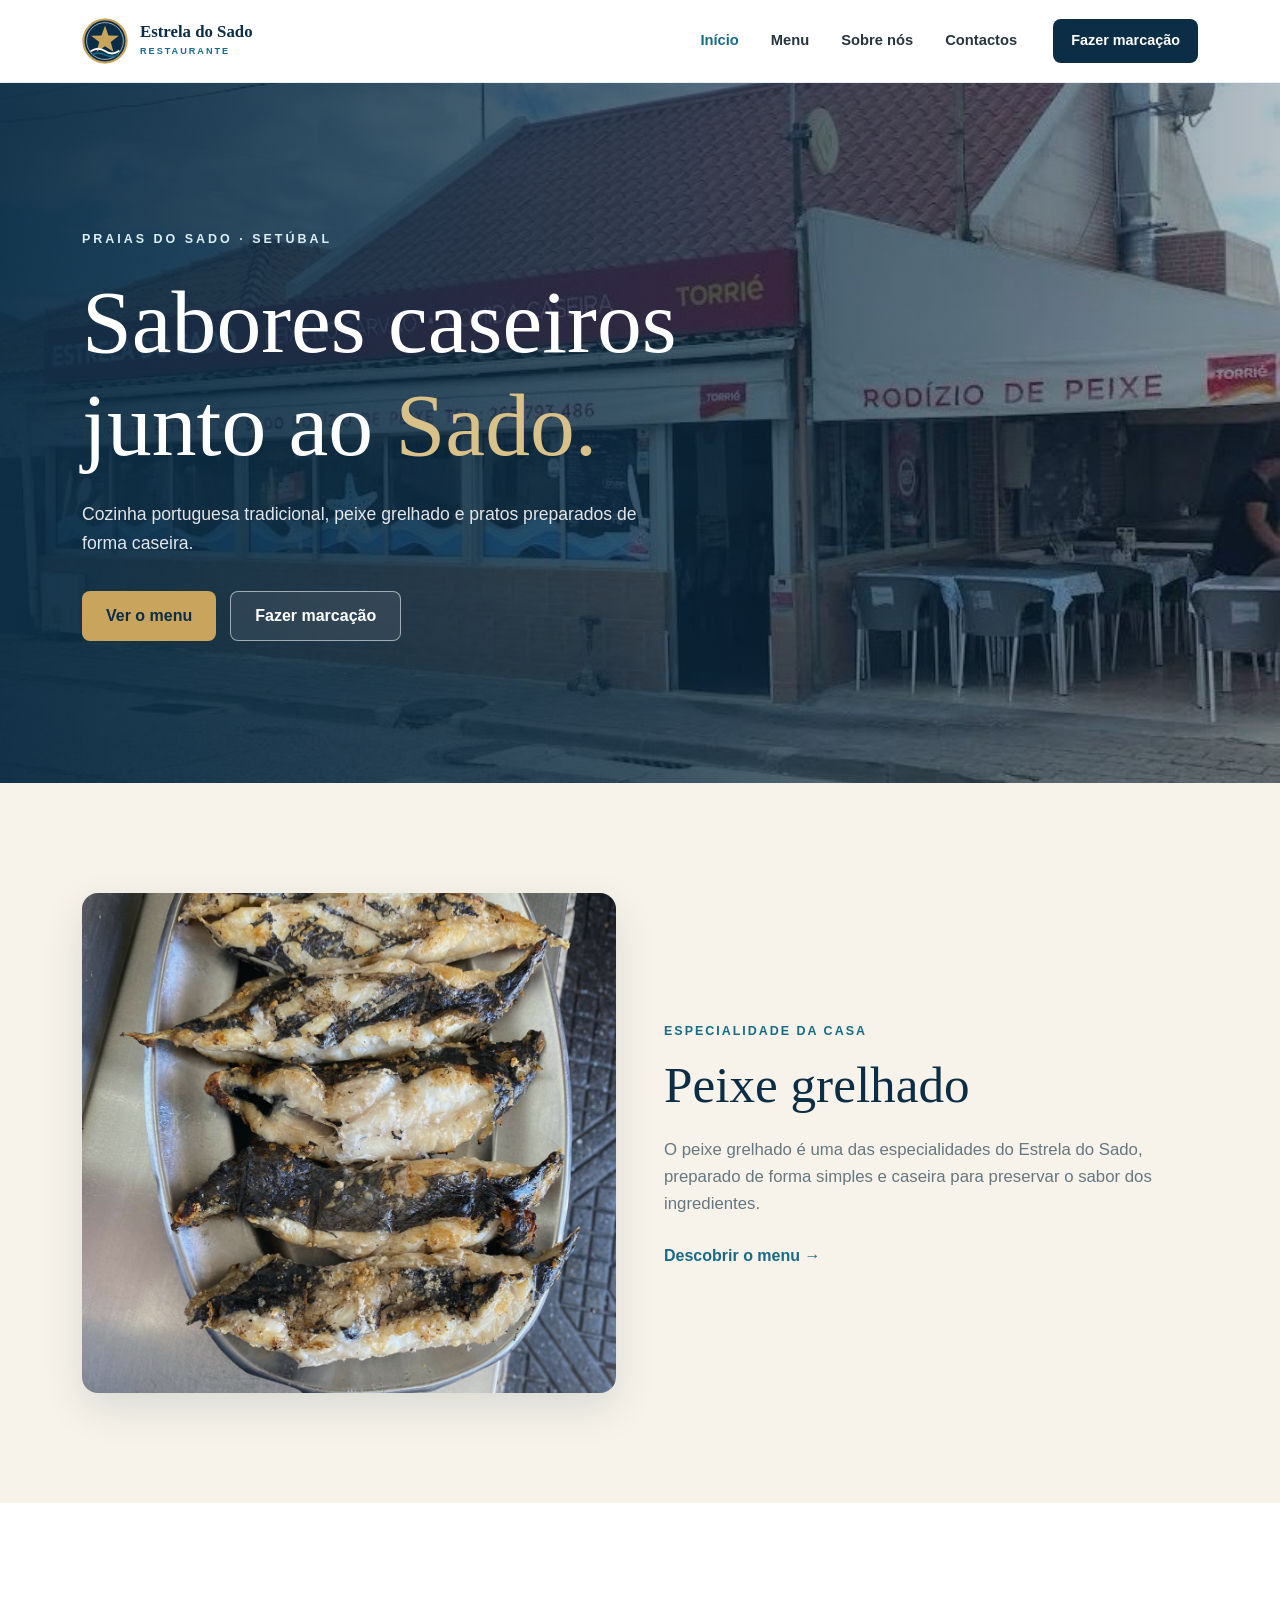
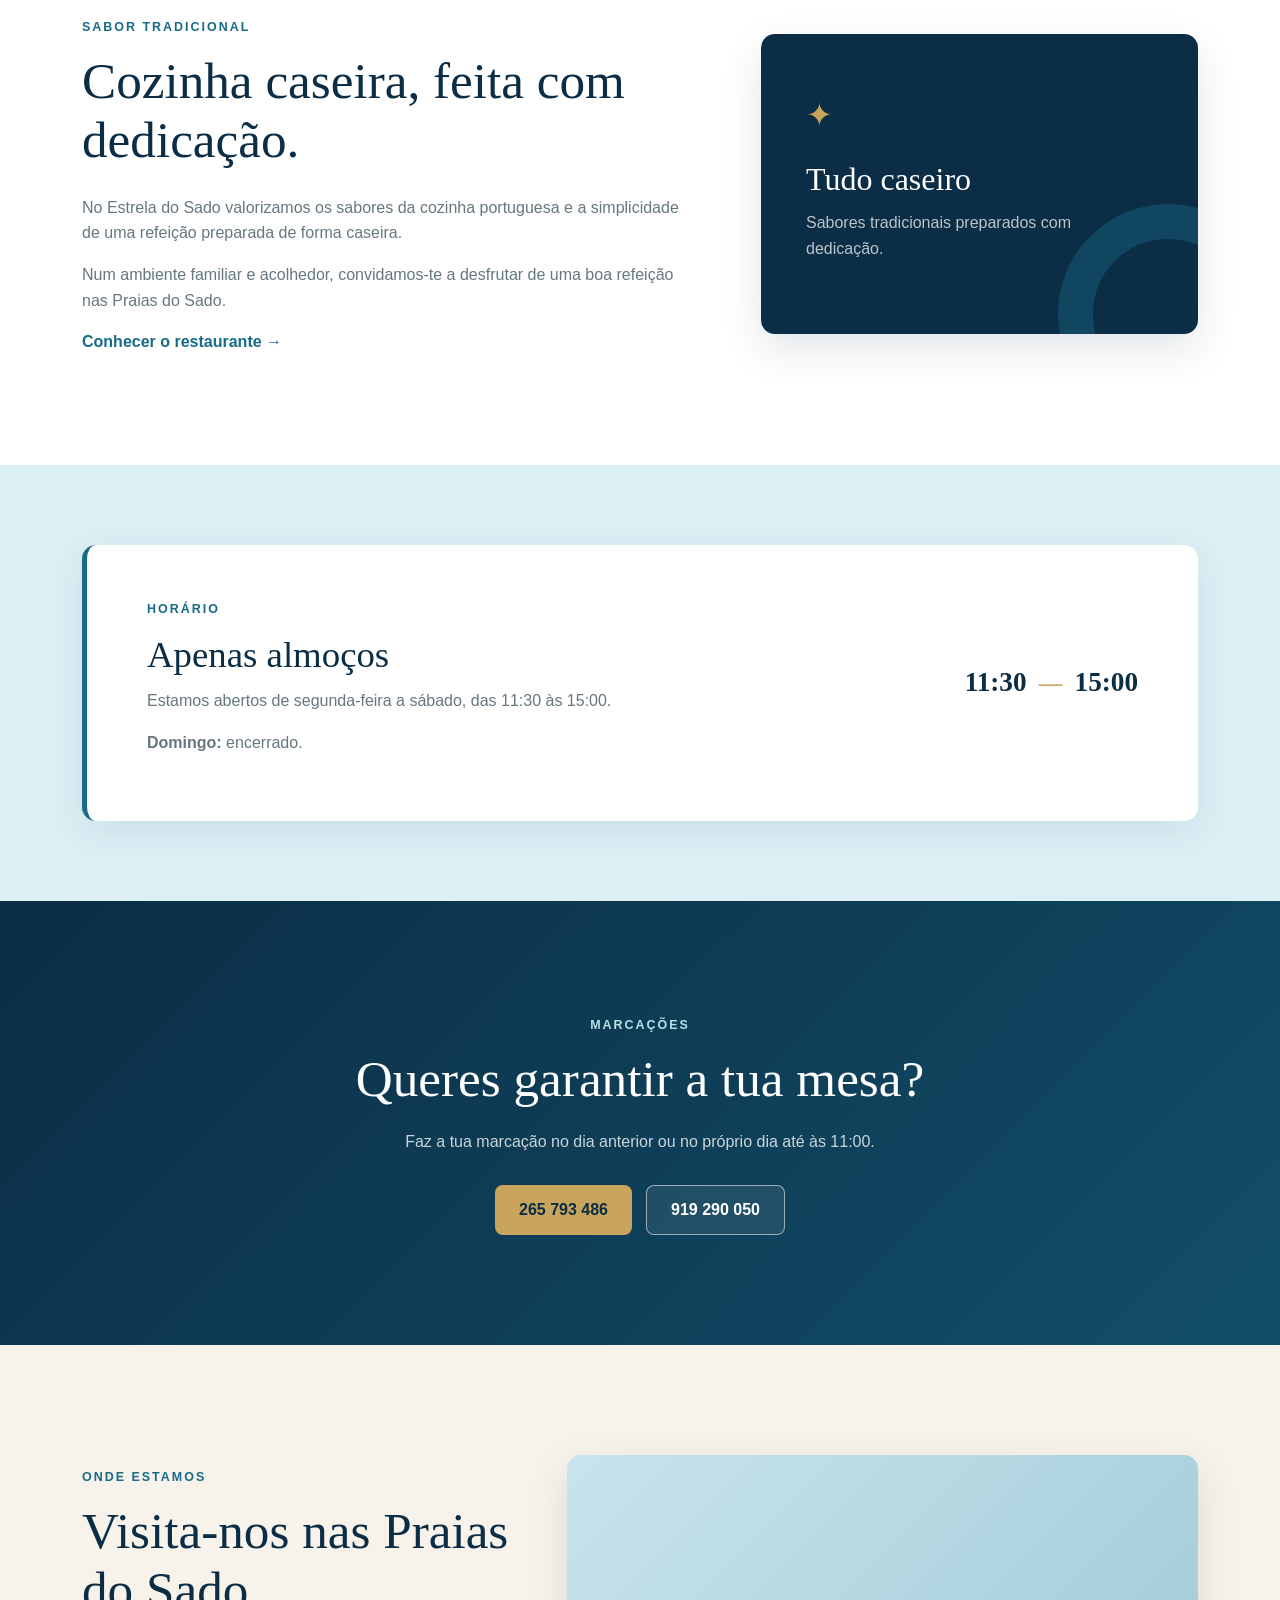
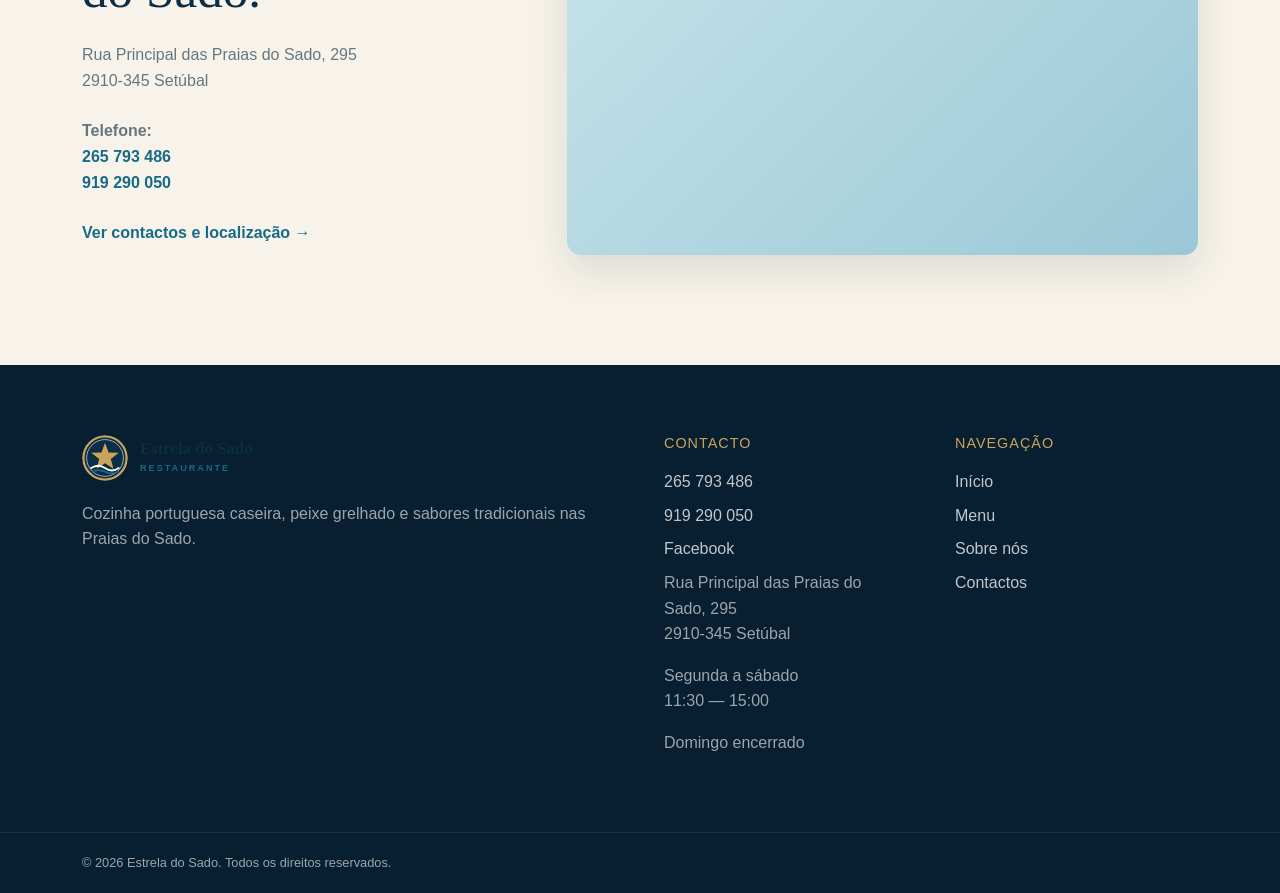
<file: index.html>
<!DOCTYPE html>
<html lang="pt-PT">

<head>

    <meta charset="UTF-8">

    <meta name="viewport" content="width=device-width, initial-scale=1.0">

    <title>Estrela do Sado | Restaurante em Setúbal</title>

    <meta name="description"
        content="Estrela do Sado — restaurante nas Praias do Sado, Setúbal, com cozinha portuguesa caseira e peixe grelhado como especialidade da casa.">

    <!-- Bootstrap 5.3 -->
    <link
        href="https://cdn.jsdelivr.net/npm/bootstrap@5.3.8/dist/css/bootstrap.min.css"
        rel="stylesheet">

    <!-- CSS próprio -->
    <link rel="stylesheet" href="css/style.css">

    <!-- Ícone do separador -->
    <link rel="icon" type="image/svg+xml" href="images/logo-symbol.svg">

</head>

<body>


<!-- =========================================
     HEADER / NAVBAR
========================================= -->

<header class="site-header">

    <nav class="navbar navbar-expand-lg">

        <div class="container">

            <!-- LOGO -->

            <a class="navbar-brand restaurant-logo"
               href="index.html">

                <span class="logo-icon" aria-hidden="true">
                    <img src="images/logo-symbol.svg" alt="">
                </span>

                <span class="logo-text">

                    <strong>
                        Estrela do Sado
                    </strong>

                    <small>
                        RESTAURANTE
                    </small>

                </span>

            </a>


            <!-- BOTÃO MOBILE -->

            <button class="navbar-toggler"
                    type="button"
                    data-bs-toggle="collapse"
                    data-bs-target="#mainNavbar"
                    aria-controls="mainNavbar"
                    aria-expanded="false"
                    aria-label="Abrir menu">

                <span class="navbar-toggler-icon"></span>

            </button>


            <!-- MENU -->

            <div class="collapse navbar-collapse"
                 id="mainNavbar">

                <ul class="navbar-nav ms-auto align-items-lg-center gap-lg-2">

                    <li class="nav-item">

                        <a class="nav-link active"
                           aria-current="page"
                           href="index.html">

                            Início

                        </a>

                    </li>


                    <li class="nav-item">

                        <a class="nav-link"
                           href="menu.html">

                            Menu

                        </a>

                    </li>


                    <li class="nav-item">

                        <a class="nav-link"
                           href="sobre.html">

                            Sobre nós

                        </a>

                    </li>


                    <li class="nav-item">

                        <a class="nav-link"
                           href="contacto.html">

                            Contactos

                        </a>

                    </li>


                    <li class="nav-item ms-lg-3 mt-3 mt-lg-0">

                        <a class="nav-reservation"
                           href="contacto.html#marcacao">

                            Fazer marcação

                        </a>

                    </li>

                </ul>

            </div>

        </div>

    </nav>

</header>


<!-- =========================================
     CONTEÚDO
========================================= -->

<main>


    <!-- HERO -->

    <section class="hero">

        <div class="hero-overlay"></div>

        <div class="container">

            <div class="hero-content">

                <span class="hero-label">
                    PRAIAS DO SADO · SETÚBAL
                </span>

                <h1>
                    Sabores caseiros
                    junto ao <span>Sado.</span>
                </h1>

                <p>
                    Cozinha portuguesa tradicional,
                    peixe grelhado e pratos preparados
                    de forma caseira.
                </p>


                <div class="hero-buttons">

                    <a href="menu.html"
                       class="button button-primary">

                        Ver o menu

                    </a>


                    <a href="contacto.html"
                       class="button button-secondary">

                        Fazer marcação

                    </a>

                </div>

            </div>

        </div>

    </section>



    <!-- ESPECIALIDADE -->

    <section class="specialty">

        <div class="container">

            <div class="row align-items-center g-5">


                <div class="col-lg-6">

                    <div class="photo-frame photo-frame--peixe" role="img" aria-label="Peixe grelhado do Estrela do Sado"></div>

                </div>


                <div class="col-lg-6">

                    <span class="section-label">
                        ESPECIALIDADE DA CASA
                    </span>

                    <h2>
                        Peixe grelhado
                    </h2>

                    <p>
                        O peixe grelhado é uma das
                        especialidades do Estrela do Sado,
                        preparado de forma simples e caseira
                        para preservar o sabor dos ingredientes.
                    </p>

                    <a href="menu.html"
                       class="text-link">

                        Descobrir o menu →

                    </a>

                </div>

            </div>

        </div>

    </section>



    <!-- COZINHA CASEIRA -->

    <section class="about-preview">

        <div class="container">

            <div class="row align-items-center g-5">


                <div class="col-lg-7">

                    <span class="section-label">
                        SABOR TRADICIONAL
                    </span>

                    <h2>
                        Cozinha caseira,
                        feita com dedicação.
                    </h2>

                    <p>
                        No Estrela do Sado valorizamos
                        os sabores da cozinha portuguesa
                        e a simplicidade de uma refeição
                        preparada de forma caseira.
                    </p>

                    <p>
                        Num ambiente familiar e acolhedor,
                        convidamos-te a desfrutar de uma
                        boa refeição nas Praias do Sado.
                    </p>

                    <a href="sobre.html"
                       class="text-link">

                        Conhecer o restaurante →

                    </a>

                </div>


                <div class="col-lg-5">

                    <div class="about-card">

                        <span class="about-card-icon">
                            ✦
                        </span>

                        <h3>
                            Tudo caseiro
                        </h3>

                        <p>
                            Sabores tradicionais preparados
                            com dedicação.
                        </p>

                    </div>

                </div>

            </div>

        </div>

    </section>



    <!-- HORÁRIO -->

    <section class="schedule">

        <div class="container">

            <div class="schedule-box">

                <div>
                    <span class="section-label">HORÁRIO</span>
                    <h2>Apenas almoços</h2>
                    <p>
                        Estamos abertos de segunda-feira a sábado,
                        das 11:30 às 15:00.
                    </p>
                    <p><strong>Domingo:</strong> encerrado.</p>
                </div>

                <div class="schedule-time">
                    <strong>11:30</strong>
                    <span>—</span>
                    <strong>15:00</strong>
                </div>

            </div>

        </div>

    </section>



    <!-- MARCAÇÃO -->

    <section class="reservation">

        <div class="container text-center">

            <span class="section-label">MARCAÇÕES</span>
            <h2>Queres garantir a tua mesa?</h2>

            <p>
                Faz a tua marcação no dia anterior
                ou no próprio dia até às 11:00.
            </p>

            <div class="hero-buttons justify-content-center contact-actions">
                <a href="tel:+351265793486" class="button button-primary">265 793 486</a>
                <a href="tel:+351919290050" class="button button-secondary">919 290 050</a>
            </div>

        </div>

    </section>



    <!-- LOCALIZAÇÃO -->

    <section class="location">

        <div class="container">

            <div class="row align-items-center g-5">


                <div class="col-lg-5">

                    <span class="section-label">
                        ONDE ESTAMOS
                    </span>

                    <h2>
                        Visita-nos nas
                        Praias do Sado.
                    </h2>

                    <p>
                        Rua Principal das Praias do Sado, 295<br>
                        2910-345 Setúbal
                    </p>

                    <p>
                        <strong>Telefone:</strong><br>

                        <a href="tel:+351265793486">265 793 486</a><br>
                        <a href="tel:+351919290050">919 290 050</a>
                    </p>


                    <a href="contacto.html"
                       class="text-link">

                        Ver contactos e localização →

                    </a>

                </div>


                <div class="col-lg-7">

                    <div class="location-placeholder">

                        <iframe
                            src="https://www.google.com/maps?q=Rua+Principal+das+Praias+do+Sado+295,+Setubal&output=embed"
                            width="100%"
                            height="350"
                            style="border:0;"
                            allowfullscreen=""
                            loading="lazy"
                            referrerpolicy="no-referrer-when-downgrade"
                            title="Localização do Estrela do Sado">
                        </iframe>

                    </div>

                </div>

            </div>

        </div>

    </section>


</main>



<!-- =========================================
     FOOTER
========================================= -->

<footer class="footer">

    <div class="container">

        <div class="row g-5">

            <div class="col-lg-6">

                <a href="index.html" class="restaurant-logo footer-logo">

                    <span class="logo-icon" aria-hidden="true">
                        <img src="images/logo-symbol.svg" alt="">
                    </span>

                    <span class="logo-text">
                        <strong>Estrela do Sado</strong>
                        <small>RESTAURANTE</small>
                    </span>

                </a>

                <p>
                    Cozinha portuguesa caseira,
                    peixe grelhado e sabores tradicionais
                    nas Praias do Sado.
                </p>

            </div>

            <div class="col-md-3">

                <h3>Contacto</h3>

                <a href="tel:+351265793486">265 793 486</a>
                <a href="tel:+351919290050">919 290 050</a>

                <a href="https://www.facebook.com/estreladosado/"
                   target="_blank"
                   rel="noopener noreferrer">
                    Facebook
                </a>

                <p>
                    Rua Principal das Praias do Sado, 295<br>
                    2910-345 Setúbal
                </p>

                <p>
                    Segunda a sábado<br>
                    11:30 — 15:00
                </p>

                <p>Domingo encerrado</p>

            </div>

            <div class="col-md-3">

                <h3>Navegação</h3>

                <a href="index.html">Início</a>
                <a href="menu.html">Menu</a>
                <a href="sobre.html">Sobre nós</a>
                <a href="contacto.html">Contactos</a>

            </div>

        </div>

    </div>

    <div class="footer-bottom">
        <div class="container">
            <p>© 2026 Estrela do Sado. Todos os direitos reservados.</p>
        </div>
    </div>

</footer>



<!-- Bootstrap JavaScript -->

<script src="https://cdn.jsdelivr.net/npm/bootstrap@5.3.8/dist/js/bootstrap.bundle.min.js"></script>

<!-- JavaScript próprio -->

<script src="js/script.js"></script>

</body>

</html>
</file>
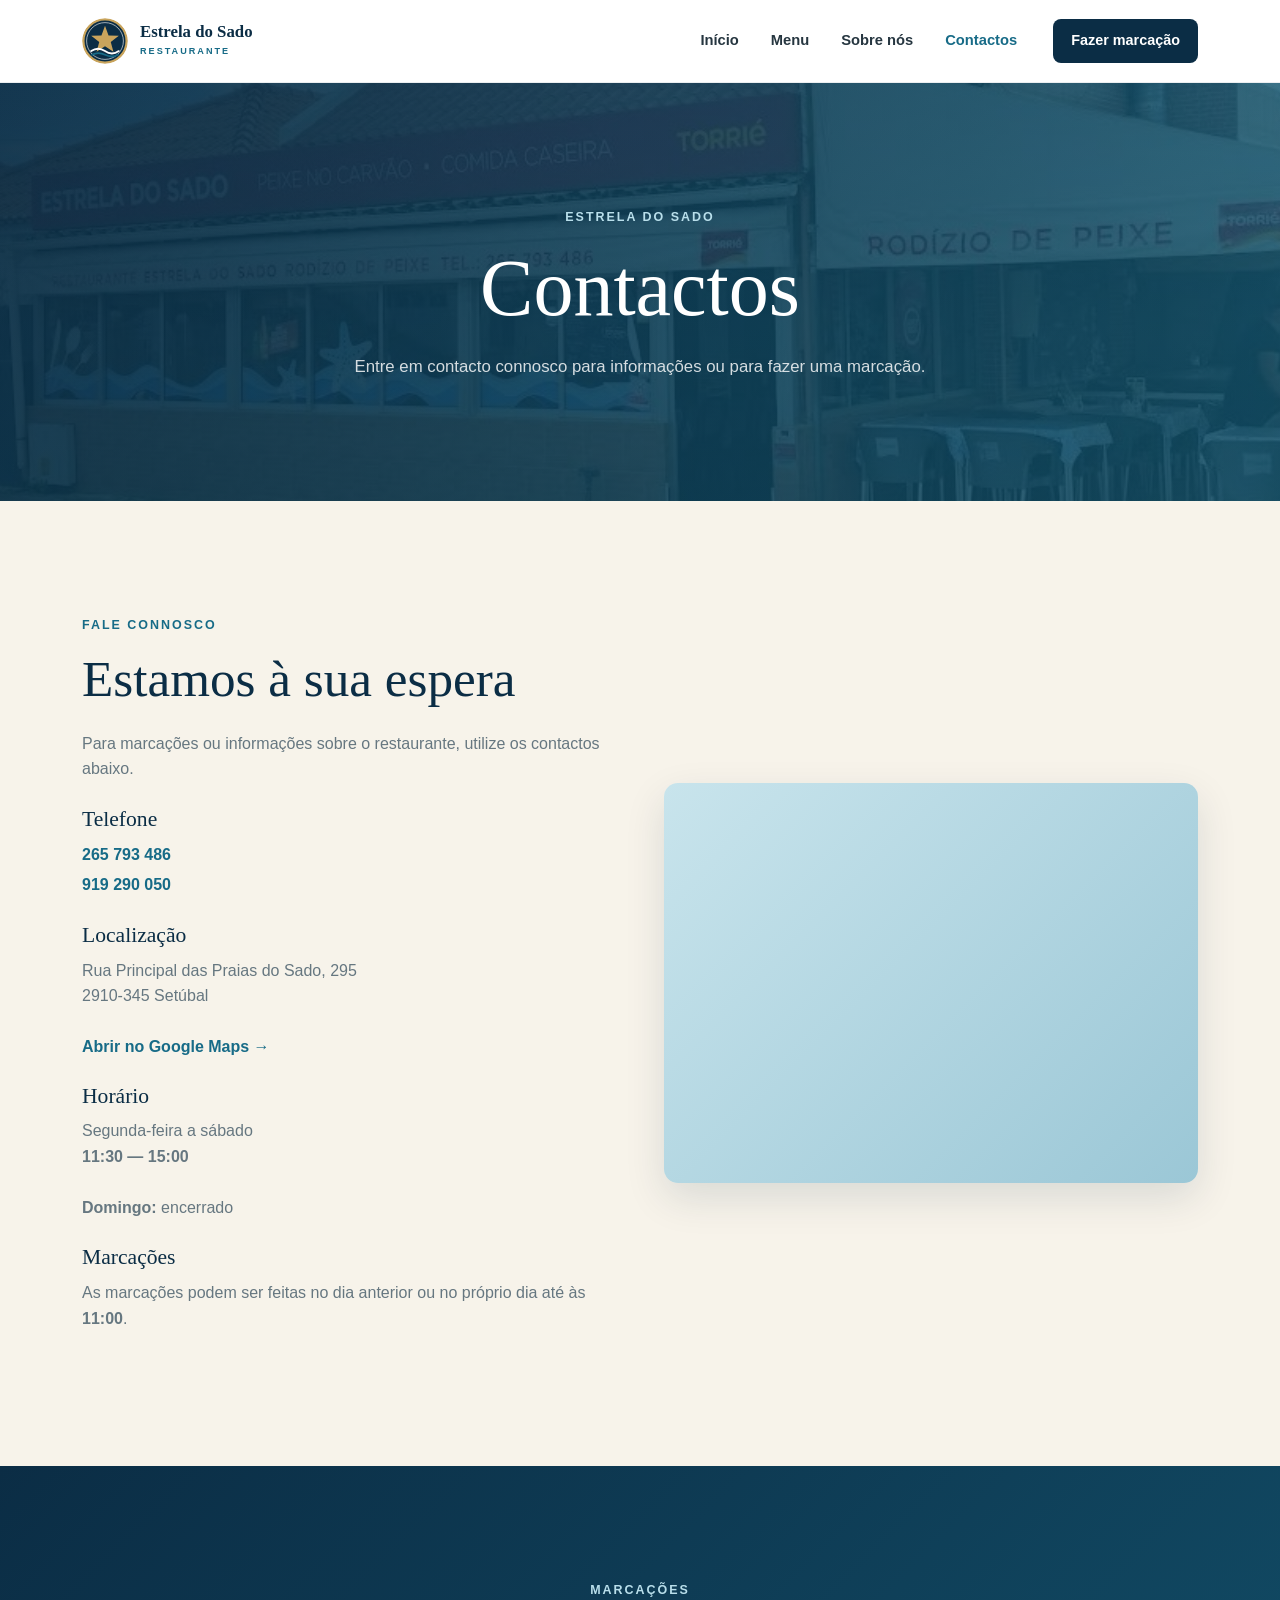
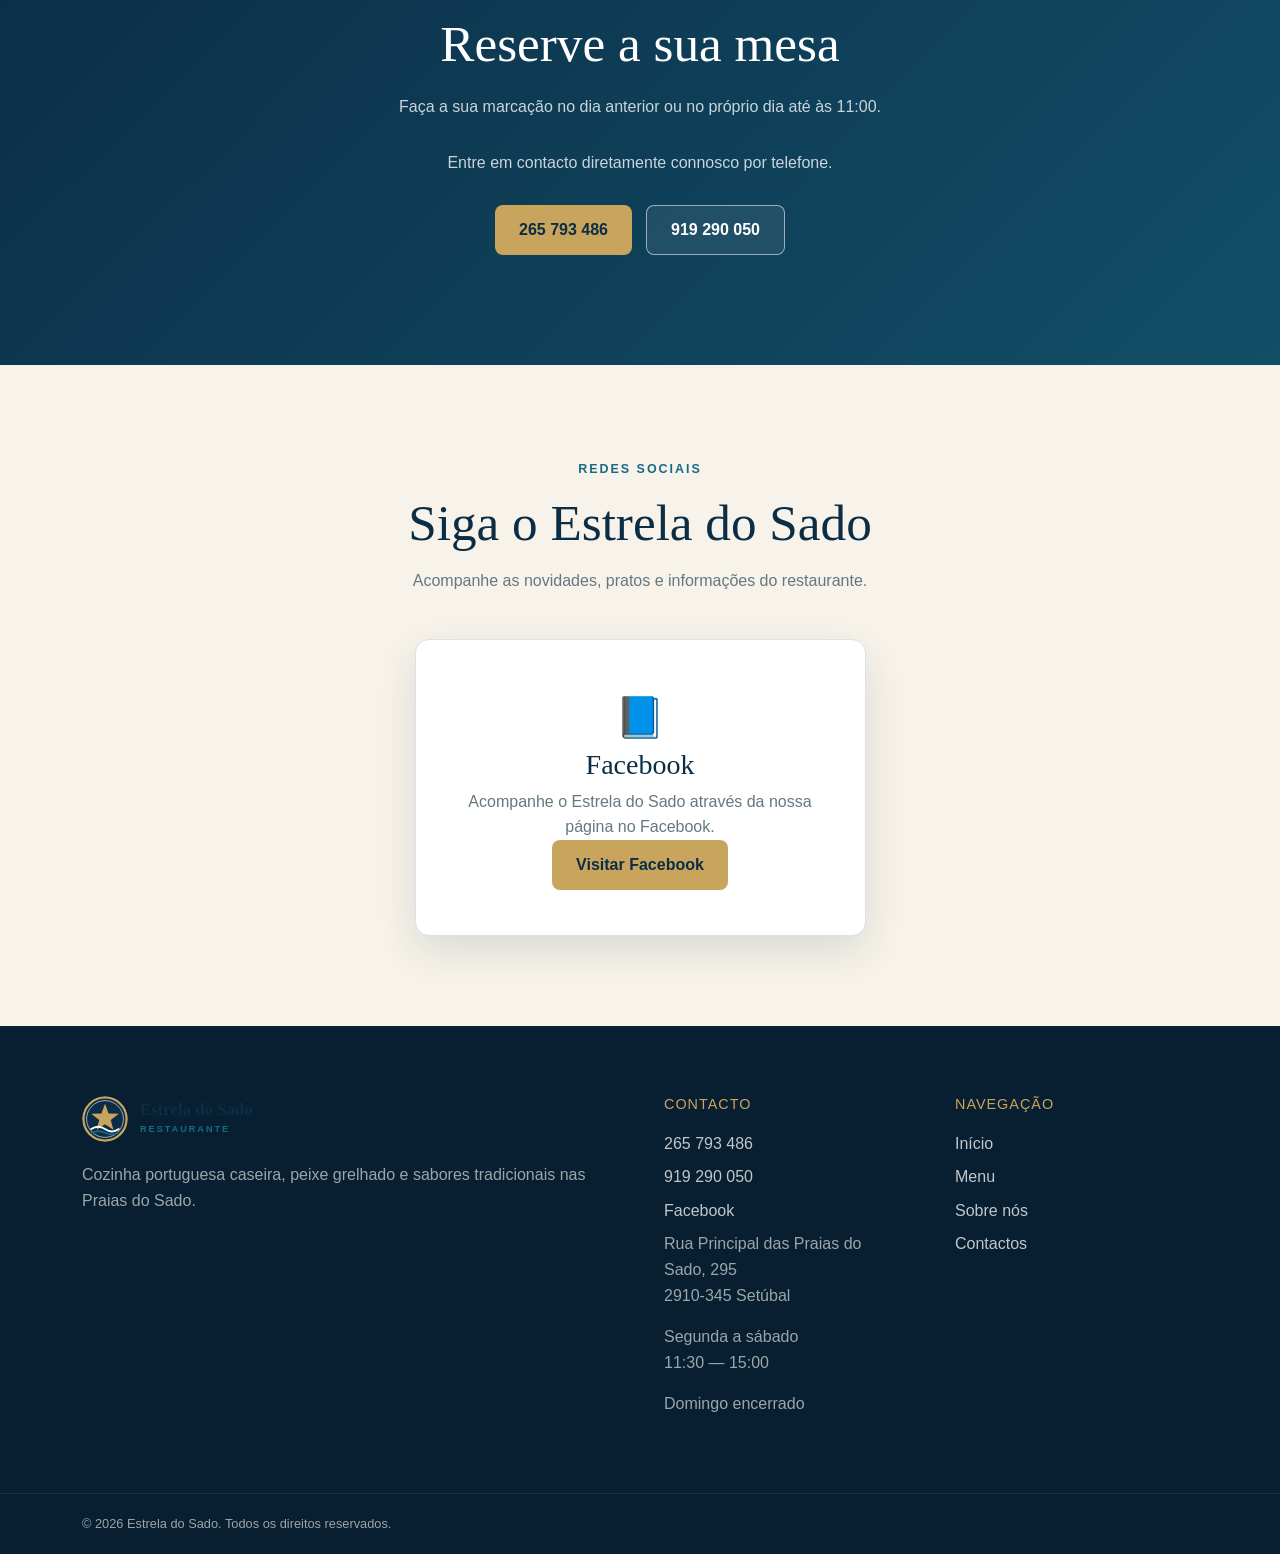
<file: contacto.html>
<!DOCTYPE html>
<html lang="pt-PT">

<head>

    <meta charset="UTF-8">

    <meta name="viewport" content="width=device-width, initial-scale=1.0">

    <title>Contactos | Estrela do Sado</title>

    <meta name="description"
        content="Contactos, horário e localização do Estrela do Sado, restaurante nas Praias do Sado, Setúbal.">

    <!-- Bootstrap -->
    <link
        href="https://cdn.jsdelivr.net/npm/bootstrap@5.3.8/dist/css/bootstrap.min.css"
        rel="stylesheet">

    <!-- CSS -->
    <link rel="stylesheet" href="css/style.css">

    <!-- Ícone do separador -->
    <link rel="icon" type="image/svg+xml" href="images/logo-symbol.svg">

</head>

<body>


<!-- =========================================
     NAVBAR
========================================= -->

<header class="site-header">

    <nav class="navbar navbar-expand-lg">

        <div class="container">

            <a class="navbar-brand restaurant-logo"
               href="index.html">

                <span class="logo-icon" aria-hidden="true">
                    <img src="images/logo-symbol.svg" alt="">
                </span>

                <span class="logo-text">

                    <strong>
                        Estrela do Sado
                    </strong>

                    <small>
                        RESTAURANTE
                    </small>

                </span>

            </a>


            <!-- BOTÃO MOBILE -->

            <button class="navbar-toggler"
                    type="button"
                    data-bs-toggle="collapse"
                    data-bs-target="#mainNavbar"
                    aria-controls="mainNavbar"
                    aria-expanded="false"
                    aria-label="Abrir menu">

                <span class="navbar-toggler-icon"></span>

            </button>


            <!-- MENU -->

            <div class="collapse navbar-collapse"
                 id="mainNavbar">

                <ul class="navbar-nav ms-auto align-items-lg-center gap-lg-2">

                    <li class="nav-item">

                        <a class="nav-link"
                           href="index.html">

                            Início

                        </a>

                    </li>


                    <li class="nav-item">

                        <a class="nav-link"
                           href="menu.html">

                            Menu

                        </a>

                    </li>


                    <li class="nav-item">

                        <a class="nav-link"
                           href="sobre.html">

                            Sobre nós

                        </a>

                    </li>


                    <li class="nav-item">

                        <a class="nav-link active"
                           aria-current="page"
                           href="contacto.html">

                            Contactos

                        </a>

                    </li>


                    <li class="nav-item ms-lg-3 mt-3 mt-lg-0">

                        <a class="nav-reservation"
                           href="#marcacao">

                            Fazer marcação

                        </a>

                    </li>

                </ul>

            </div>

        </div>

    </nav>

</header>



<!-- =========================================
     CONTEÚDO
========================================= -->

<main>


<!-- =========================================
     HERO
========================================= -->

<section class="menu-hero menu-hero--contactos">

    <div class="container menu-hero-content">

        <span class="section-label">
            ESTRELA DO SADO
        </span>

        <h1>
            Contactos
        </h1>

        <p>
            Entre em contacto connosco para informações
            ou para fazer uma marcação.
        </p>

    </div>

</section>



<!-- =========================================
     CONTACTOS
========================================= -->

<section class="location">

    <div class="container">

        <div class="row g-5 align-items-center">


            <!-- INFORMAÇÕES -->

            <div class="col-lg-6">

                <span class="section-label">
                    FALE CONNOSCO
                </span>

                <h2>
                    Estamos à sua espera
                </h2>

                <p>
                    Para marcações ou informações sobre o restaurante,
                    utilize os contactos abaixo.
                </p>


                <div class="contact-details">

                    <div class="contact-detail-item mb-4">
                        <h3>Telefone</h3>
                        <p class="contact-phone-list">
                            <a href="tel:+351265793486">265 793 486</a>
                            <a href="tel:+351919290050">919 290 050</a>
                        </p>
                    </div>

                    <div class="contact-detail-item mb-4">
                        <h3>Localização</h3>
                        <p>
                            Rua Principal das Praias do Sado, 295<br>
                            2910-345 Setúbal
                        </p>

                        <a href="https://www.google.com/maps/search/?api=1&query=Rua+Principal+das+Praias+do+Sado+295+Setubal"
                           target="_blank"
                           rel="noopener noreferrer"
                           class="text-link">
                            Abrir no Google Maps →
                        </a>
                    </div>

                    <div class="contact-detail-item mb-4">
                        <h3>Horário</h3>
                        <p>
                            Segunda-feira a sábado<br>
                            <strong>11:30 — 15:00</strong>
                        </p>
                        <p><strong>Domingo:</strong> encerrado</p>
                    </div>

                    <div class="contact-detail-item">
                        <h3>Marcações</h3>
                        <p>
                            As marcações podem ser feitas no dia anterior
                            ou no próprio dia até às <strong>11:00</strong>.
                        </p>
                    </div>

                </div>

            </div>


            <!-- MAPA -->

            <div class="col-lg-6">

                <div class="location-placeholder">

                    <iframe
                        src="https://www.google.com/maps?q=Rua+Principal+das+Praias+do+Sado+295,+Setubal&output=embed"
                        width="100%"
                        height="400"
                        style="border:0;"
                        allowfullscreen=""
                        loading="lazy"
                        referrerpolicy="no-referrer-when-downgrade"
                        title="Localização do Estrela do Sado">

                    </iframe>

                </div>

            </div>


        </div>

    </div>

</section>



<!-- =========================================
     MARCAÇÃO
========================================= -->

<section class="reservation" id="marcacao">

    <div class="container text-center">

        <span class="section-label">MARCAÇÕES</span>

        <h2>Reserve a sua mesa</h2>

        <p>
            Faça a sua marcação no dia anterior
            ou no próprio dia até às 11:00.
        </p>

        <p>Entre em contacto diretamente connosco por telefone.</p>

        <div class="hero-buttons justify-content-center contact-actions">
            <a href="tel:+351265793486" class="button button-primary">265 793 486</a>
            <a href="tel:+351919290050" class="button button-secondary">919 290 050</a>
        </div>

    </div>

</section>



<!-- =========================================
     FACEBOOK
========================================= -->

<section class="menu-section menu-section-alt">

    <div class="container">

        <div class="menu-section-heading text-center mx-auto">

            <span class="section-label">
                REDES SOCIAIS
            </span>

            <h2>
                Siga o Estrela do Sado
            </h2>

            <p>
                Acompanhe as novidades, pratos
                e informações do restaurante.
            </p>

        </div>


        <div class="row justify-content-center">

            <div class="col-md-6 col-lg-5">

                <div class="menu-info-box h-100 text-center">

                    <div style="font-size: 2.5rem;">
                        📘
                    </div>

                    <h3>
                        Facebook
                    </h3>

                    <p>
                        Acompanhe o Estrela do Sado
                        através da nossa página no Facebook.
                    </p>

                    <a
                        href="https://www.facebook.com/estreladosado/"
                        target="_blank"
                        rel="noopener noreferrer"
                        class="button button-primary">

                        Visitar Facebook

                    </a>

                </div>

            </div>

        </div>

    </div>

</section>


</main>



<!-- =========================================
     FOOTER
========================================= -->

<footer class="footer">

    <div class="container">

        <div class="row g-5">

            <div class="col-lg-6">

                <a href="index.html" class="restaurant-logo footer-logo">

                    <span class="logo-icon" aria-hidden="true">
                        <img src="images/logo-symbol.svg" alt="">
                    </span>

                    <span class="logo-text">
                        <strong>Estrela do Sado</strong>
                        <small>RESTAURANTE</small>
                    </span>

                </a>

                <p>
                    Cozinha portuguesa caseira,
                    peixe grelhado e sabores tradicionais
                    nas Praias do Sado.
                </p>

            </div>

            <div class="col-md-3">

                <h3>Contacto</h3>

                <a href="tel:+351265793486">265 793 486</a>
                <a href="tel:+351919290050">919 290 050</a>

                <a href="https://www.facebook.com/estreladosado/"
                   target="_blank"
                   rel="noopener noreferrer">
                    Facebook
                </a>

                <p>
                    Rua Principal das Praias do Sado, 295<br>
                    2910-345 Setúbal
                </p>

                <p>
                    Segunda a sábado<br>
                    11:30 — 15:00
                </p>

                <p>Domingo encerrado</p>

            </div>

            <div class="col-md-3">

                <h3>Navegação</h3>

                <a href="index.html">Início</a>
                <a href="menu.html">Menu</a>
                <a href="sobre.html">Sobre nós</a>
                <a href="contacto.html">Contactos</a>

            </div>

        </div>

    </div>

    <div class="footer-bottom">
        <div class="container">
            <p>© 2026 Estrela do Sado. Todos os direitos reservados.</p>
        </div>
    </div>

</footer>



<!-- =========================================
     JAVASCRIPT
========================================= -->

<!-- Bootstrap -->

<script src="https://cdn.jsdelivr.net/npm/bootstrap@5.3.8/dist/js/bootstrap.bundle.min.js"></script>

<!-- JavaScript próprio -->

<script src="js/script.js"></script>


</body>

</html>
</file>
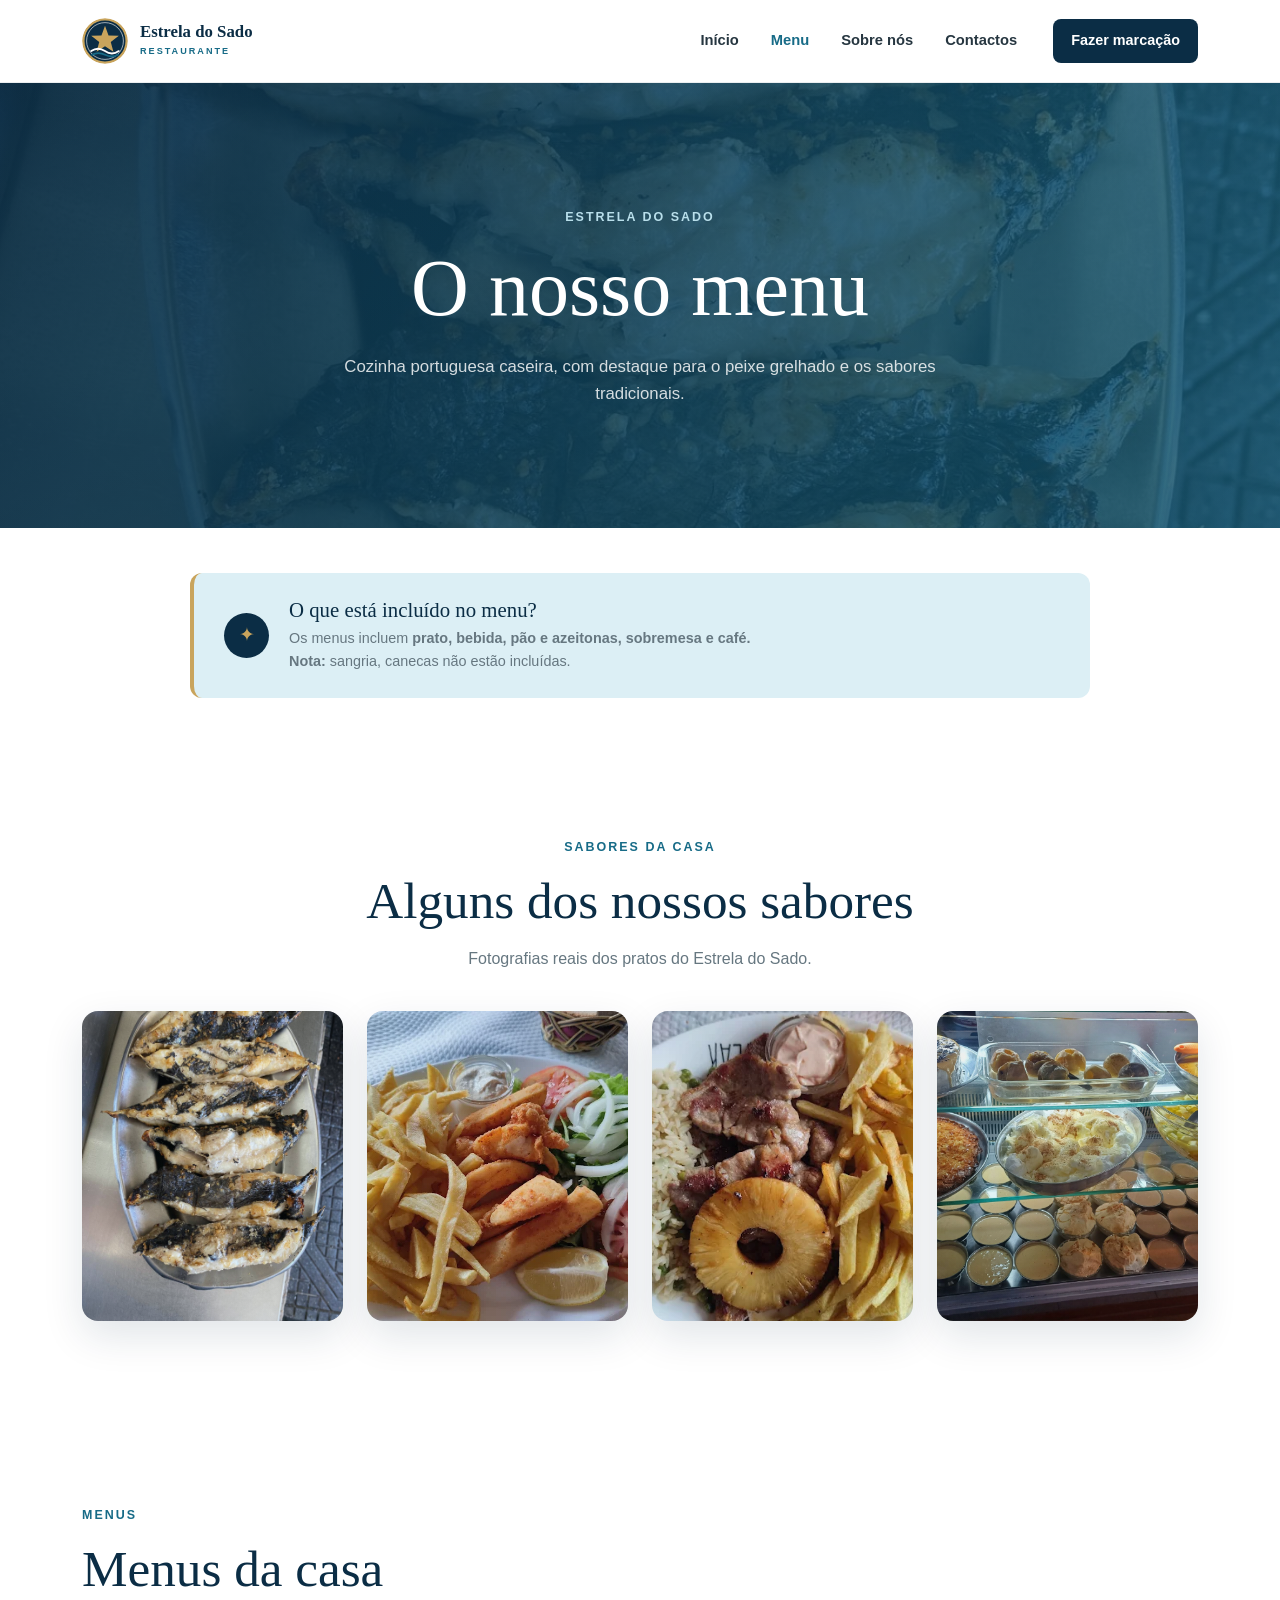
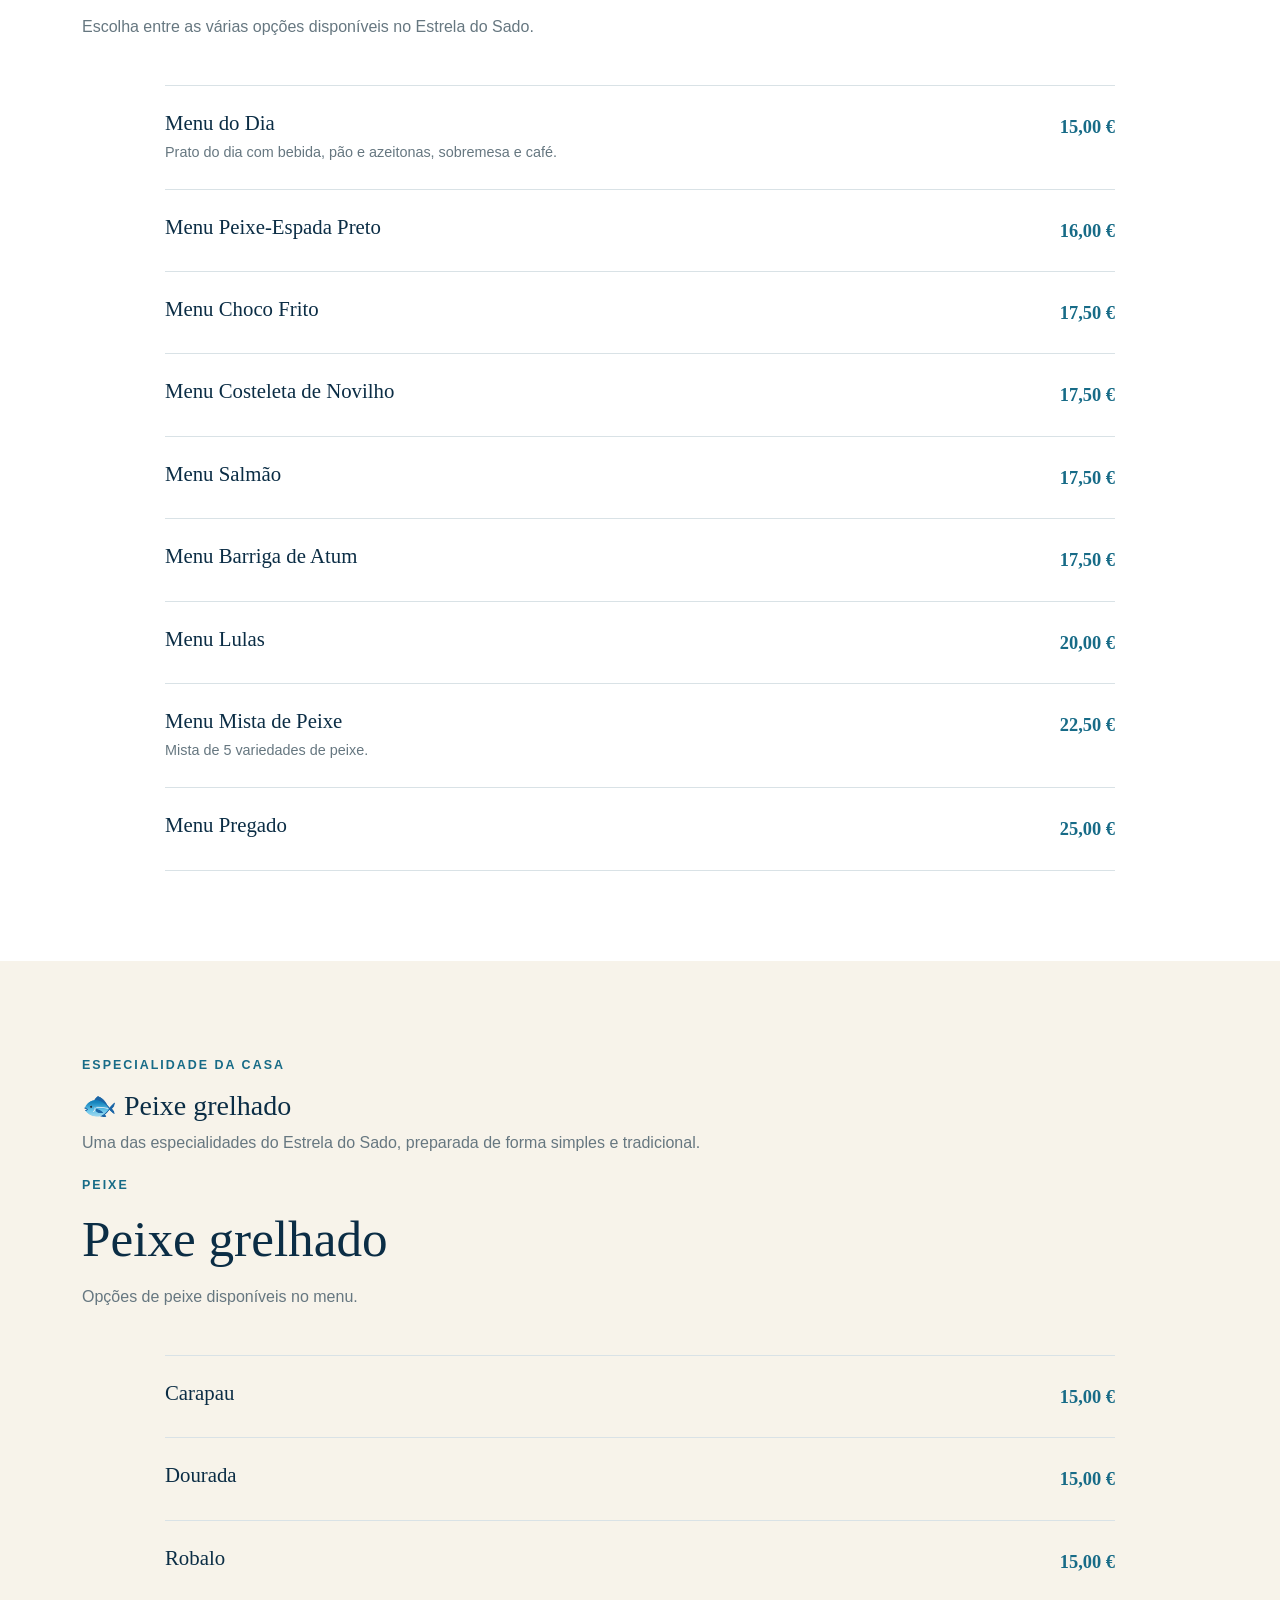
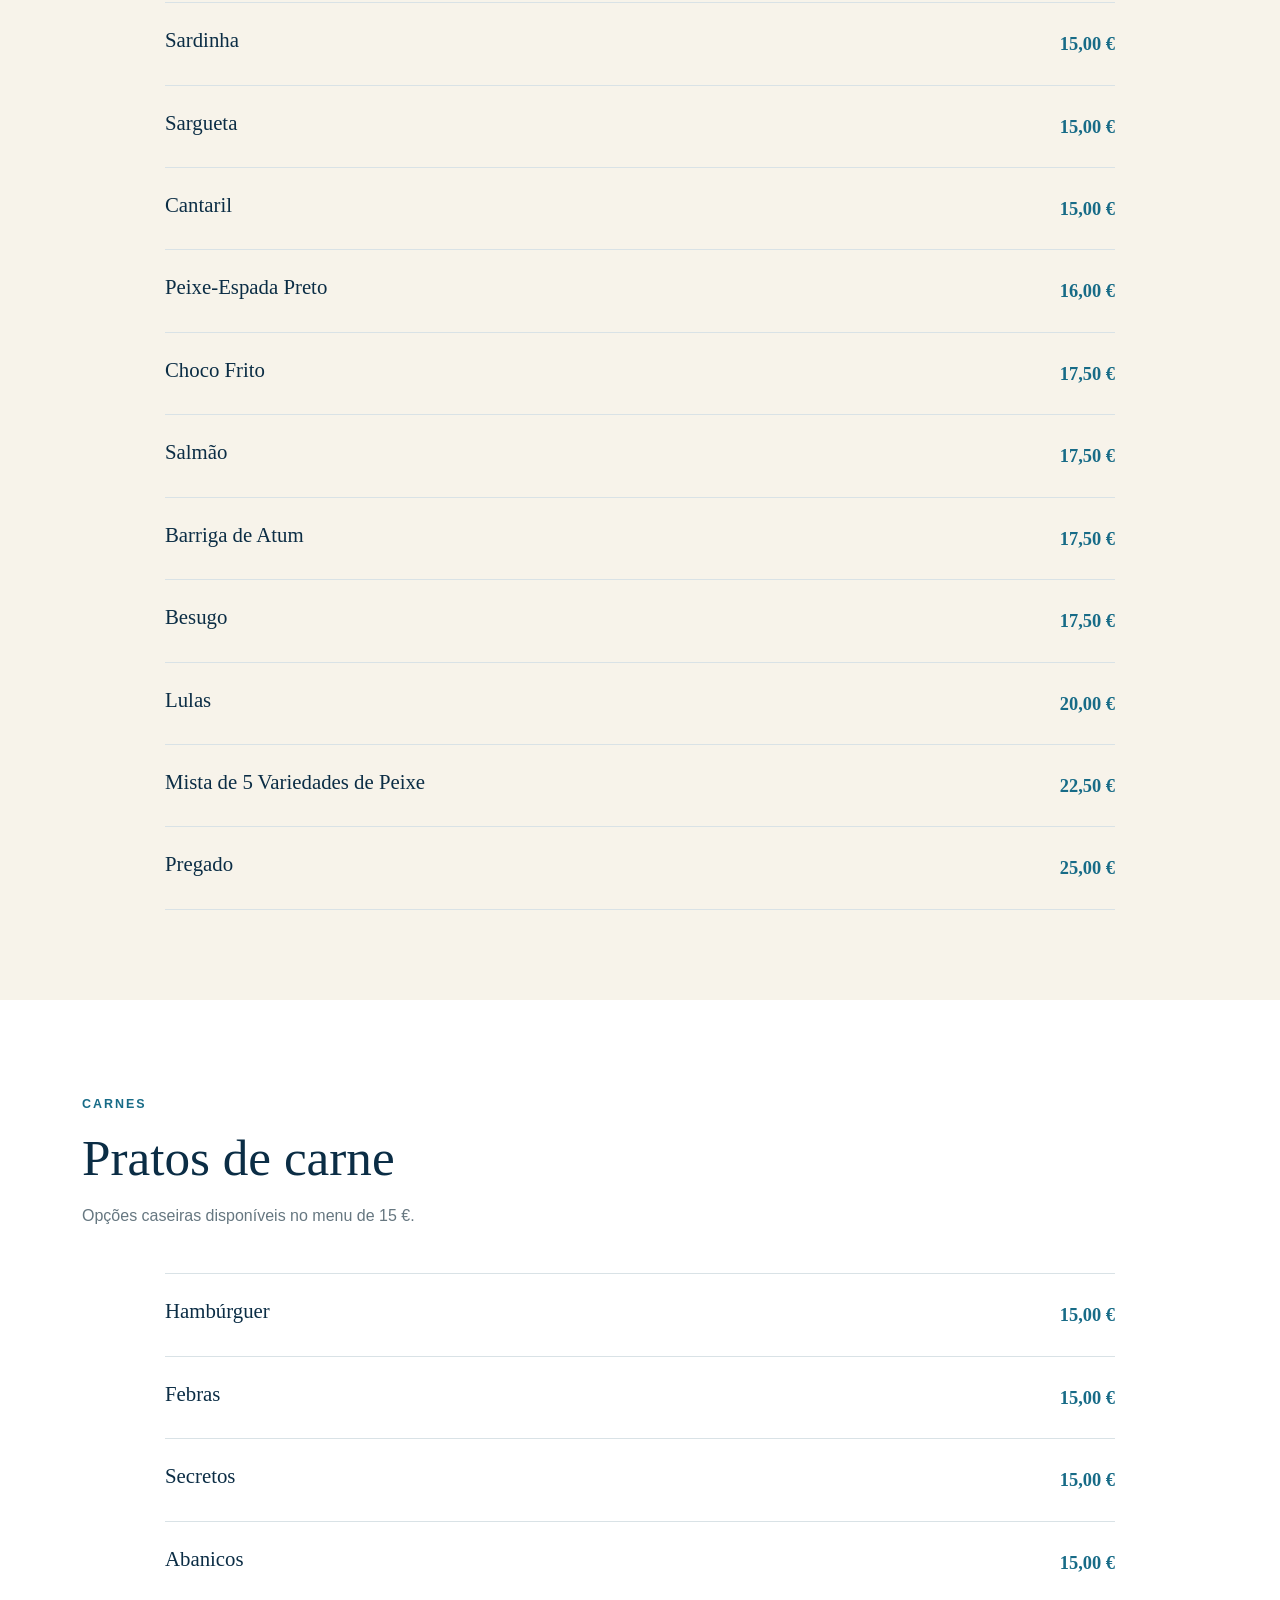
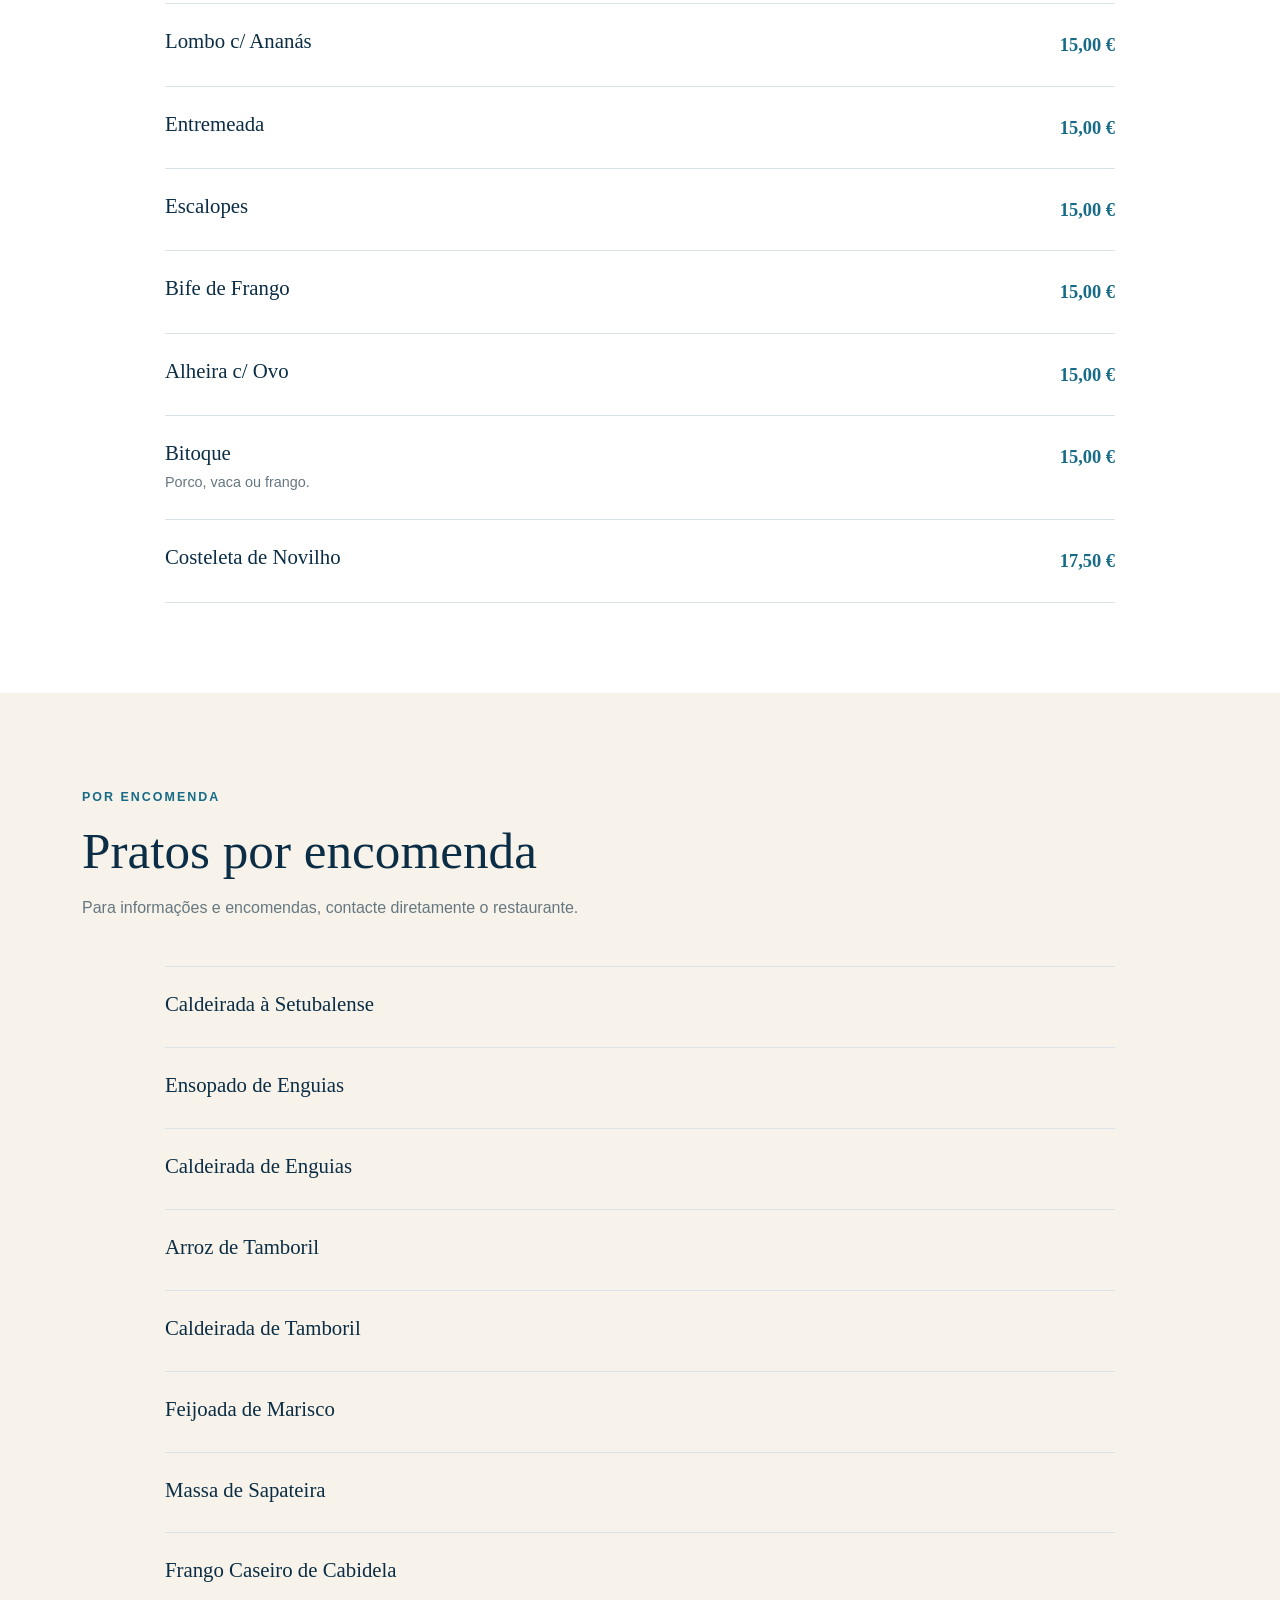
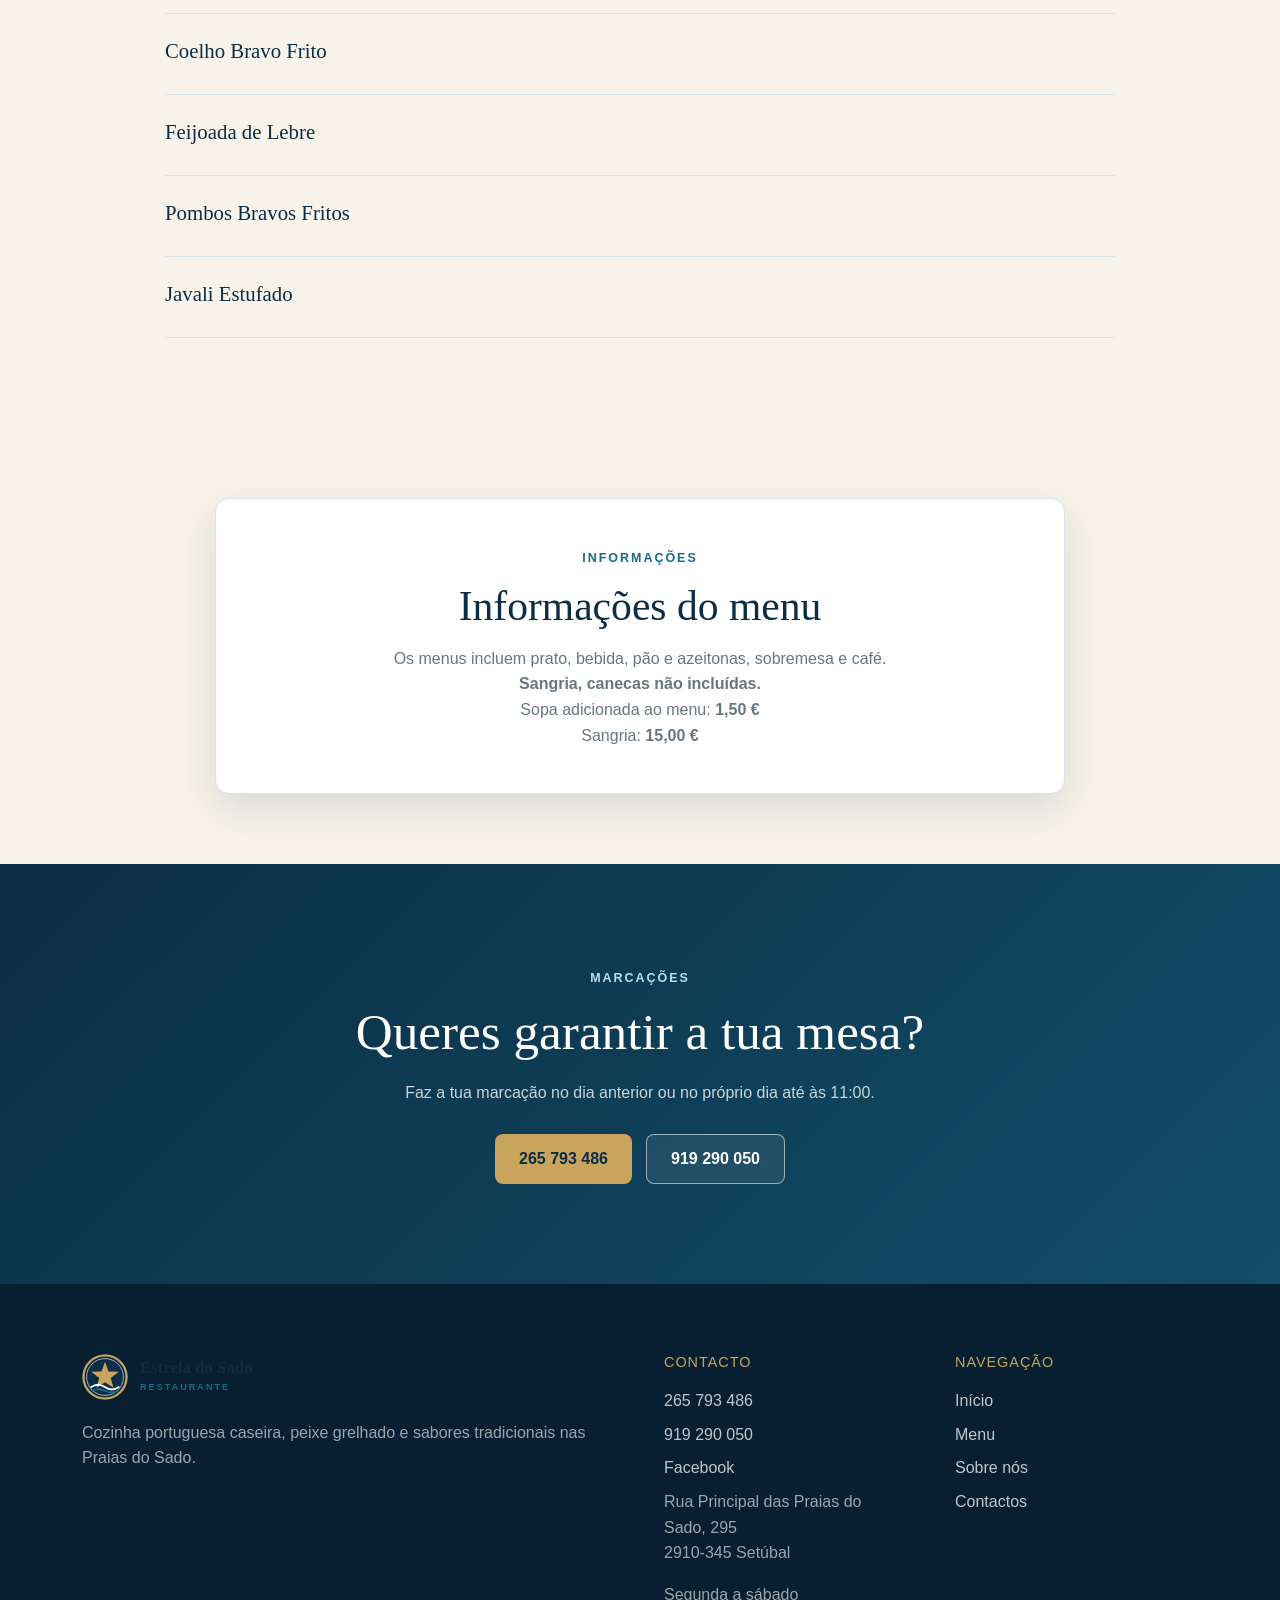
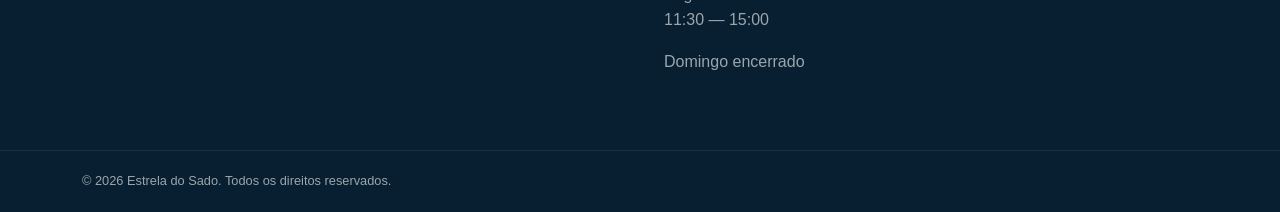
<file: menu.html>
<!DOCTYPE html>
<html lang="pt-PT">

<head>

    <meta charset="UTF-8">

    <meta name="viewport"
          content="width=device-width, initial-scale=1.0">

    <title>Menu | Estrela do Sado</title>

    <meta name="description"
          content="Conheça os menus e pratos do Estrela do Sado, restaurante de cozinha portuguesa caseira nas Praias do Sado, Setúbal.">

    <!-- Bootstrap -->
    <link
        href="https://cdn.jsdelivr.net/npm/bootstrap@5.3.8/dist/css/bootstrap.min.css"
        rel="stylesheet">

    <!-- CSS -->
    <link rel="stylesheet" href="css/style.css">

    <!-- Ícone do separador -->
    <link rel="icon" type="image/svg+xml" href="images/logo-symbol.svg">

</head>


<body>


<!-- =========================================
     NAVBAR
========================================= -->

<header class="site-header">

    <nav class="navbar navbar-expand-lg">

        <div class="container">

            <a class="navbar-brand restaurant-logo"
               href="index.html">

                <span class="logo-icon" aria-hidden="true">
                    <img src="images/logo-symbol.svg" alt="">
                </span>

                <span class="logo-text">

                    <strong>
                        Estrela do Sado
                    </strong>

                    <small>
                        RESTAURANTE
                    </small>

                </span>

            </a>


            <button class="navbar-toggler"
                    type="button"
                    data-bs-toggle="collapse"
                    data-bs-target="#mainNavbar"
                    aria-controls="mainNavbar"
                    aria-expanded="false"
                    aria-label="Abrir menu">

                <span class="navbar-toggler-icon"></span>

            </button>


            <div class="collapse navbar-collapse"
                 id="mainNavbar">

                <ul class="navbar-nav ms-auto align-items-lg-center gap-lg-2">

                    <li class="nav-item">

                        <a class="nav-link"
                           href="index.html">
                            Início
                        </a>

                    </li>


                    <li class="nav-item">

                        <a class="nav-link active"
                           aria-current="page"
                           href="menu.html">
                            Menu
                        </a>

                    </li>


                    <li class="nav-item">

                        <a class="nav-link"
                           href="sobre.html">
                            Sobre nós
                        </a>

                    </li>


                    <li class="nav-item">

                        <a class="nav-link"
                           href="contacto.html">
                            Contactos
                        </a>

                    </li>


                    <li class="nav-item ms-lg-3 mt-3 mt-lg-0">

                        <a class="nav-reservation"
                           href="contacto.html">
                            Fazer marcação
                        </a>

                    </li>

                </ul>

            </div>

        </div>

    </nav>

</header>



<!-- =========================================
     CONTEÚDO
========================================= -->

<main>


<!-- =========================================
     HERO
========================================= -->

<section class="menu-hero menu-hero--menu">

    <div class="container menu-hero-content">

        <span class="section-label">
            ESTRELA DO SADO
        </span>

        <h1>
            O nosso menu
        </h1>

        <p>
            Cozinha portuguesa caseira,
            com destaque para o peixe grelhado
            e os sabores tradicionais.
        </p>

    </div>

</section>



<!-- =========================================
     O QUE ESTÁ INCLUÍDO
========================================= -->

<section class="menu-intro">

    <div class="container">

        <div class="menu-note">

            <span class="menu-note-icon">
                ✦
            </span>

            <div>

                <h3>
                    O que está incluído no menu?
                </h3>

                <p>
                    Os menus incluem
                    <strong>
                        prato, bebida, pão e azeitonas,
                        sobremesa e café.
                    </strong>
                </p>

                <p class="mb-0">
                    <strong>Nota:</strong>
                    sangria, canecas não estão incluídas.
                </p>

            </div>

        </div>

    </div>

</section>



<!-- =========================================
     GALERIA
========================================= -->

<section class="menu-gallery">

    <div class="container">

        <div class="menu-section-heading text-center mx-auto">
            <span class="section-label">SABORES DA CASA</span>
            <h2>Alguns dos nossos sabores</h2>
            <p>
                Fotografias reais dos pratos do Estrela do Sado.
            </p>
        </div>

        <div class="row g-4">
            <div class="col-sm-6 col-lg-3">
                <div class="photo-frame photo-frame--gallery photo-frame--peixe" role="img" aria-label="Peixe grelhado do Estrela do Sado"></div>
            </div>
            <div class="col-sm-6 col-lg-3">
                <div class="photo-frame photo-frame--gallery photo-frame--choco" role="img" aria-label="Choco frito do Estrela do Sado"></div>
            </div>
            <div class="col-sm-6 col-lg-3">
                <div class="photo-frame photo-frame--gallery photo-frame--carne" role="img" aria-label="Prato de carne do Estrela do Sado"></div>
            </div>
            <div class="col-sm-6 col-lg-3">
                <div class="photo-frame photo-frame--gallery photo-frame--sobremesas" role="img" aria-label="Sobremesas do Estrela do Sado"></div>
            </div>
        </div>

    </div>

</section>


<!-- =========================================
     MENUS PRINCIPAIS
========================================= -->

<section class="menu-section">

    <div class="container">


        <div class="menu-section-heading">

            <span class="section-label">
                MENUS
            </span>

            <h2>
                Menus da casa
            </h2>

            <p>
                Escolha entre as várias opções
                disponíveis no Estrela do Sado.
            </p>

        </div>


        <div class="menu-list">


            <article class="menu-item">

                <div class="menu-item-info">

                    <h3>
                        Menu do Dia
                    </h3>

                    <p>
                        Prato do dia com bebida,
                        pão e azeitonas, sobremesa e café.
                    </p>

                </div>

                <span class="menu-price">
                    15,00 €
                </span>

            </article>



            <article class="menu-item">

                <div class="menu-item-info">
                    <h3>Menu Peixe-Espada Preto</h3>
                </div>

                <span class="menu-price">
                    16,00 €
                </span>

            </article>



            <article class="menu-item">

                <div class="menu-item-info">
                    <h3>Menu Choco Frito</h3>
                </div>

                <span class="menu-price">
                    17,50 €
                </span>

            </article>



            <article class="menu-item">

                <div class="menu-item-info">
                    <h3>Menu Costeleta de Novilho</h3>
                </div>

                <span class="menu-price">
                    17,50 €
                </span>

            </article>



            <article class="menu-item">

                <div class="menu-item-info">
                    <h3>Menu Salmão</h3>
                </div>

                <span class="menu-price">
                    17,50 €
                </span>

            </article>



            <article class="menu-item">

                <div class="menu-item-info">
                    <h3>Menu Barriga de Atum</h3>
                </div>

                <span class="menu-price">
                    17,50 €
                </span>

            </article>



            <article class="menu-item">

                <div class="menu-item-info">
                    <h3>Menu Lulas</h3>
                </div>

                <span class="menu-price">
                    20,00 €
                </span>

            </article>



            <article class="menu-item">

                <div class="menu-item-info">

                    <h3>
                        Menu Mista de Peixe
                    </h3>

                    <p>
                        Mista de 5 variedades de peixe.
                    </p>

                </div>

                <span class="menu-price">
                    22,50 €
                </span>

            </article>



            <article class="menu-item">

                <div class="menu-item-info">
                    <h3>Menu Pregado</h3>
                </div>

                <span class="menu-price">
                    25,00 €
                </span>

            </article>

        </div>

    </div>

</section>



<!-- =========================================
     PEIXE GRELHADO
========================================= -->

<section class="menu-section menu-section-alt">

    <div class="container">


        <div class="menu-specialty-card">

            <span class="section-label">
                ESPECIALIDADE DA CASA
            </span>

            <h3>
                🐟 Peixe grelhado
            </h3>

            <p>
                Uma das especialidades do Estrela do Sado,
                preparada de forma simples e tradicional.
            </p>

        </div>


        <div class="menu-section-heading">

            <span class="section-label">
                PEIXE
            </span>

            <h2>
                Peixe grelhado
            </h2>

            <p>
                Opções de peixe disponíveis
                no menu.
            </p>

        </div>


        <div class="menu-list">


            <article class="menu-item">

                <div class="menu-item-info">
                    <h3>Carapau</h3>
                </div>

                <span class="menu-price">
                    15,00 €
                </span>

            </article>


            <article class="menu-item">

                <div class="menu-item-info">
                    <h3>Dourada</h3>
                </div>

                <span class="menu-price">
                    15,00 €
                </span>

            </article>


            <article class="menu-item">

                <div class="menu-item-info">
                    <h3>Robalo</h3>
                </div>

                <span class="menu-price">
                    15,00 €
                </span>

            </article>


            <article class="menu-item">

                <div class="menu-item-info">
                    <h3>Sardinha</h3>
                </div>

                <span class="menu-price">
                    15,00 €
                </span>

            </article>


            <article class="menu-item">

                <div class="menu-item-info">
                    <h3>Sargueta</h3>
                </div>

                <span class="menu-price">
                    15,00 €
                </span>

            </article>


            <article class="menu-item">

                <div class="menu-item-info">
                    <h3>Cantaril</h3>
                </div>

                <span class="menu-price">
                    15,00 €
                </span>

            </article>


            <article class="menu-item">

                <div class="menu-item-info">
                    <h3>Peixe-Espada Preto</h3>
                </div>

                <span class="menu-price">
                    16,00 €
                </span>

            </article>


            <article class="menu-item">

                <div class="menu-item-info">
                    <h3>Choco Frito</h3>
                </div>

                <span class="menu-price">
                    17,50 €
                </span>

            </article>


            <article class="menu-item">

                <div class="menu-item-info">
                    <h3>Salmão</h3>
                </div>

                <span class="menu-price">
                    17,50 €
                </span>

            </article>


            <article class="menu-item">

                <div class="menu-item-info">
                    <h3>Barriga de Atum</h3>
                </div>

                <span class="menu-price">
                    17,50 €
                </span>

            </article>


            <article class="menu-item">

                <div class="menu-item-info">
                    <h3>Besugo</h3>
                </div>

                <span class="menu-price">
                    17,50 €
                </span>

            </article>


            <article class="menu-item">

                <div class="menu-item-info">
                    <h3>Lulas</h3>
                </div>

                <span class="menu-price">
                    20,00 €
                </span>

            </article>


            <article class="menu-item">

                <div class="menu-item-info">
                    <h3>Mista de 5 Variedades de Peixe</h3>
                </div>

                <span class="menu-price">
                    22,50 €
                </span>

            </article>


            <article class="menu-item">

                <div class="menu-item-info">
                    <h3>Pregado</h3>
                </div>

                <span class="menu-price">
                    25,00 €
                </span>

            </article>
        
        </div>

    </div>

</section>



<!-- =========================================
     CARNES
========================================= -->

<section class="menu-section">

    <div class="container">

        <div class="menu-section-heading">

            <span class="section-label">
                CARNES
            </span>

            <h2>
                Pratos de carne
            </h2>

            <p>
                Opções caseiras disponíveis
                no menu de 15 €.
            </p>

        </div>


        <div class="menu-list">

            
            <article class="menu-item">

                <div class="menu-item-info">
                    <h3>Hambúrguer</h3>
                </div>

                <span class="menu-price">
                    15,00 €
                </span>

            </article>


            <article class="menu-item">

                <div class="menu-item-info">
                    <h3>Febras</h3>
                </div>

                <span class="menu-price">
                    15,00 €
                </span>

            </article>


            <article class="menu-item">

                <div class="menu-item-info">
                    <h3>Secretos</h3>
                </div>

                <span class="menu-price">
                    15,00 €
                </span>

            </article>


            <article class="menu-item">

                <div class="menu-item-info">
                    <h3>Abanicos</h3>
                </div>

                <span class="menu-price">
                    15,00 €
                </span>

            </article>


            <article class="menu-item">

                <div class="menu-item-info">
                    <h3>Lombo c/ Ananás</h3>
                </div>

                <span class="menu-price">
                    15,00 €
                </span>

            </article>


            <article class="menu-item">

                <div class="menu-item-info">
                    <h3>Entremeada</h3>
                </div>

                <span class="menu-price">
                    15,00 €
                </span>

            </article>


            <article class="menu-item">

                <div class="menu-item-info">
                    <h3>Escalopes</h3>
                </div>

                <span class="menu-price">
                    15,00 €
                </span>

            </article>


            <article class="menu-item">

                <div class="menu-item-info">
                    <h3>Bife de Frango</h3>
                </div>

                <span class="menu-price">
                    15,00 €
                </span>

            </article>


            <article class="menu-item">

                <div class="menu-item-info">
                    <h3>Alheira c/ Ovo</h3>
                </div>

                <span class="menu-price">
                    15,00 €
                </span>

            </article>


            <article class="menu-item">

                <div class="menu-item-info">

                    <h3>
                        Bitoque
                    </h3>

                    <p>
                        Porco, vaca ou frango.
                    </p>

                </div>

                <span class="menu-price">
                    15,00 €
                </span>

            </article>


            <article class="menu-item">

                <div class="menu-item-info">
                    <h3>Costeleta de Novilho</h3>
                </div>

                <span class="menu-price">
                    17,50 €
                </span>

            </article>

        </div>

    </div>

</section>



<!-- =========================================
     PRATOS POR ENCOMENDA
========================================= -->

<section class="menu-section menu-section-alt">

    <div class="container">

        <div class="menu-section-heading">

            <span class="section-label">
                POR ENCOMENDA
            </span>

            <h2>
                Pratos por encomenda
            </h2>

            <p>
                Para informações e encomendas,
                contacte diretamente o restaurante.
            </p>

        </div>


        <div class="menu-list">


            <article class="menu-item">
                <div class="menu-item-info">
                    <h3>Caldeirada à Setubalense</h3>
                </div>
            </article>


            <article class="menu-item">
                <div class="menu-item-info">
                    <h3>Ensopado de Enguias</h3>
                </div>
            </article>


            <article class="menu-item">
                <div class="menu-item-info">
                    <h3>Caldeirada de Enguias</h3>
                </div>
            </article>


            <article class="menu-item">
                <div class="menu-item-info">
                    <h3>Arroz de Tamboril</h3>
                </div>
            </article>


            <article class="menu-item">
                <div class="menu-item-info">
                    <h3>Caldeirada de Tamboril</h3>
                </div>
            </article>


            <article class="menu-item">
                <div class="menu-item-info">
                    <h3>Feijoada de Marisco</h3>
                </div>
            </article>


            <article class="menu-item">
                <div class="menu-item-info">
                    <h3>Massa de Sapateira</h3>
                </div>
            </article>


            <article class="menu-item">
                <div class="menu-item-info">
                    <h3>Frango Caseiro de Cabidela</h3>
                </div>
            </article>


            <article class="menu-item">
                <div class="menu-item-info">
                    <h3>Coelho Bravo Frito</h3>
                </div>
            </article>


            <article class="menu-item">
                <div class="menu-item-info">
                    <h3>Feijoada de Lebre</h3>
                </div>
            </article>


            <article class="menu-item">
                <div class="menu-item-info">
                    <h3>Pombos Bravos Fritos</h3>
                </div>
            </article>


            <article class="menu-item">
                <div class="menu-item-info">
                    <h3>Javali Estufado</h3>
                </div>
            </article>

        </div>

    </div>

</section>



<!-- =========================================
     INFORMAÇÕES
========================================= -->

<section class="menu-info-section">

    <div class="container">

        <div class="menu-info-box">

            <span class="section-label">
                INFORMAÇÕES
            </span>

            <h2>
                Informações do menu
            </h2>

            <p>
                Os menus incluem prato, bebida,
                pão e azeitonas, sobremesa e café.
            </p>

            <p>
                <strong>
                    Sangria, canecas não incluídas.
                </strong>
            </p>

            <p>
                Sopa adicionada ao menu:
                <strong>1,50 €</strong>
            </p>

            <p class="mb-0">
                Sangria:
                <strong>15,00 €</strong>
            </p>

        </div>

    </div>

</section>



<!-- =========================================
     MARCAÇÕES
========================================= -->

<section class="menu-reservation" id="marcacao">

    <div class="container text-center">

        <span class="section-label">MARCAÇÕES</span>
        <h2>Queres garantir a tua mesa?</h2>

        <p>
            Faz a tua marcação no dia anterior
            ou no próprio dia até às 11:00.
        </p>

        <div class="hero-buttons justify-content-center contact-actions">
            <a href="tel:+351265793486" class="button button-primary">265 793 486</a>
            <a href="tel:+351919290050" class="button button-secondary">919 290 050</a>
        </div>

    </div>

</section>


</main>



<!-- =========================================
     FOOTER
========================================= -->

<footer class="footer">

    <div class="container">

        <div class="row g-5">

            <div class="col-lg-6">

                <a href="index.html" class="restaurant-logo footer-logo">

                    <span class="logo-icon" aria-hidden="true">
                        <img src="images/logo-symbol.svg" alt="">
                    </span>

                    <span class="logo-text">
                        <strong>Estrela do Sado</strong>
                        <small>RESTAURANTE</small>
                    </span>

                </a>

                <p>
                    Cozinha portuguesa caseira,
                    peixe grelhado e sabores tradicionais
                    nas Praias do Sado.
                </p>

            </div>

            <div class="col-md-3">

                <h3>Contacto</h3>

                <a href="tel:+351265793486">265 793 486</a>
                <a href="tel:+351919290050">919 290 050</a>

                <a href="https://www.facebook.com/estreladosado/"
                   target="_blank"
                   rel="noopener noreferrer">
                    Facebook
                </a>

                <p>
                    Rua Principal das Praias do Sado, 295<br>
                    2910-345 Setúbal
                </p>

                <p>
                    Segunda a sábado<br>
                    11:30 — 15:00
                </p>

                <p>Domingo encerrado</p>

            </div>

            <div class="col-md-3">

                <h3>Navegação</h3>

                <a href="index.html">Início</a>
                <a href="menu.html">Menu</a>
                <a href="sobre.html">Sobre nós</a>
                <a href="contacto.html">Contactos</a>

            </div>

        </div>

    </div>

    <div class="footer-bottom">
        <div class="container">
            <p>© 2026 Estrela do Sado. Todos os direitos reservados.</p>
        </div>
    </div>

</footer>



<!-- Bootstrap -->

<script src="https://cdn.jsdelivr.net/npm/bootstrap@5.3.8/dist/js/bootstrap.bundle.min.js"></script>

<!-- JavaScript -->

<script src="js/script.js"></script>


</body>

</html>
</file>
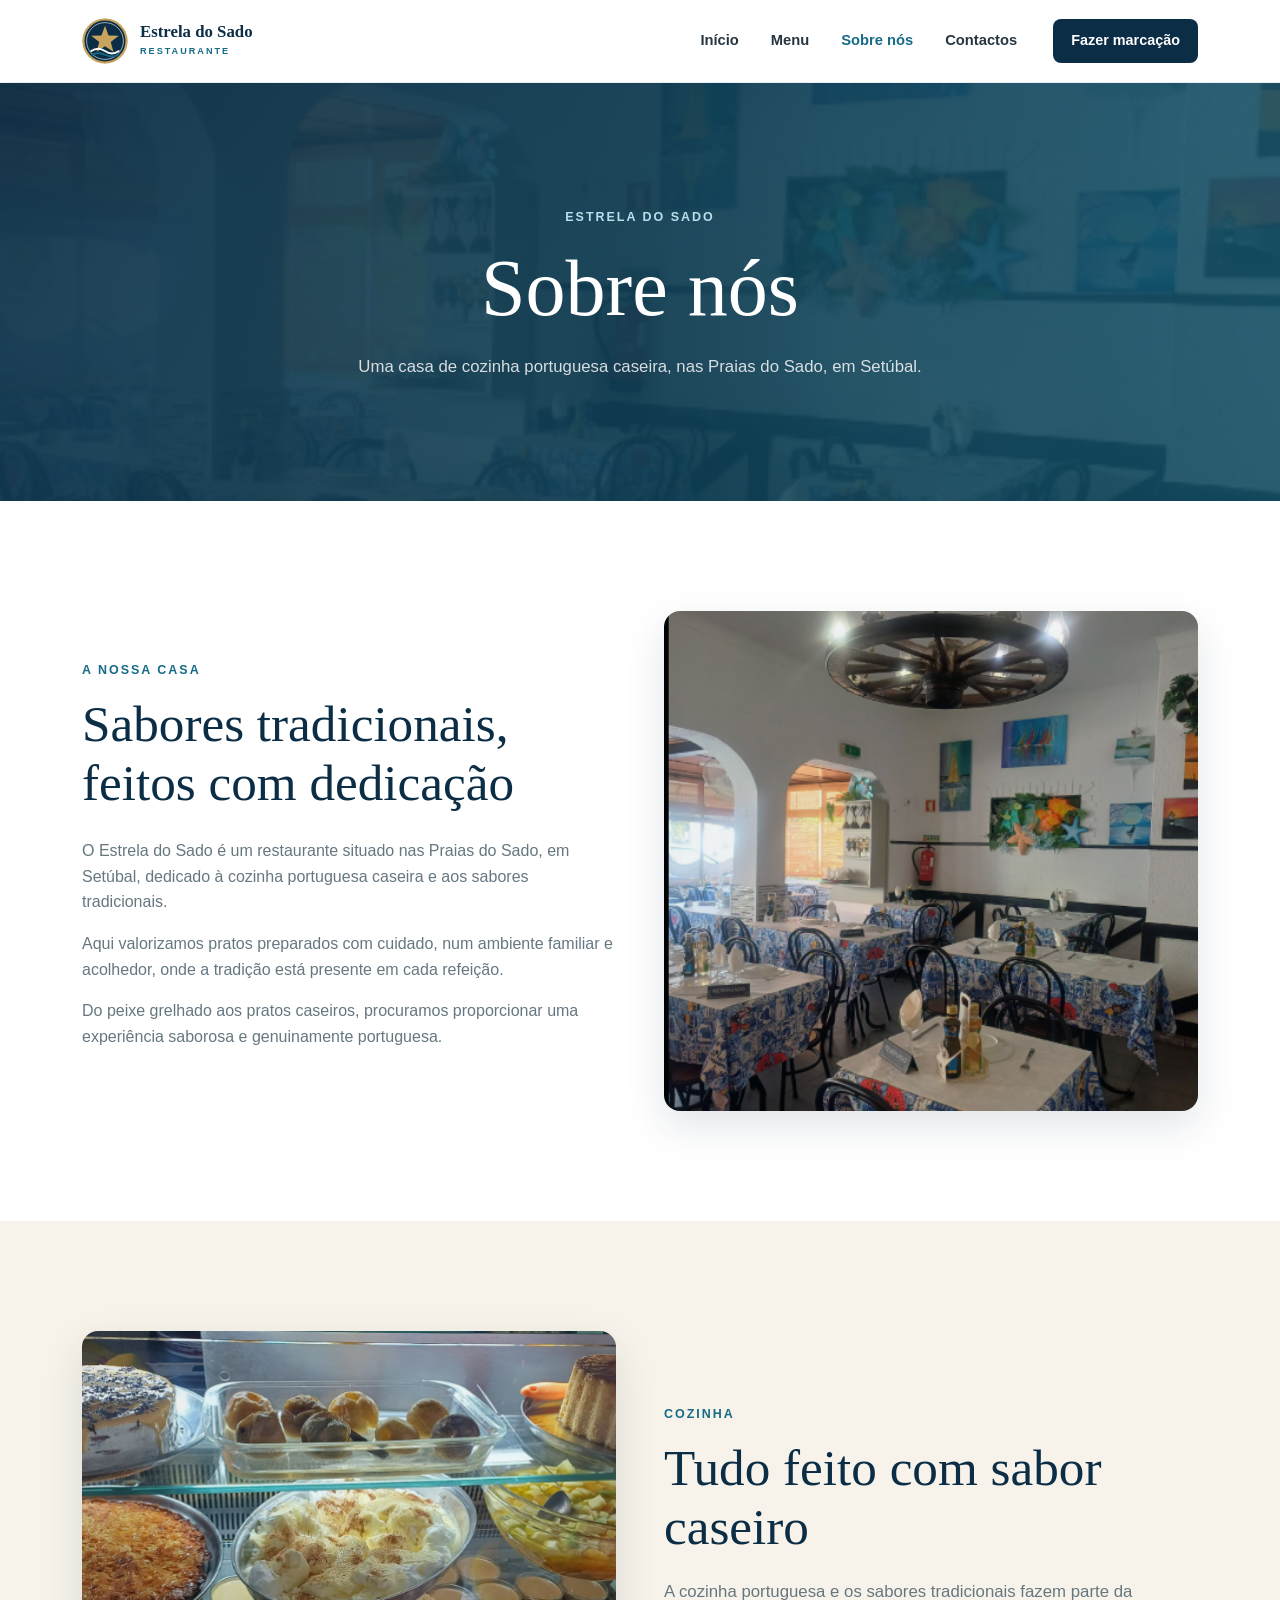
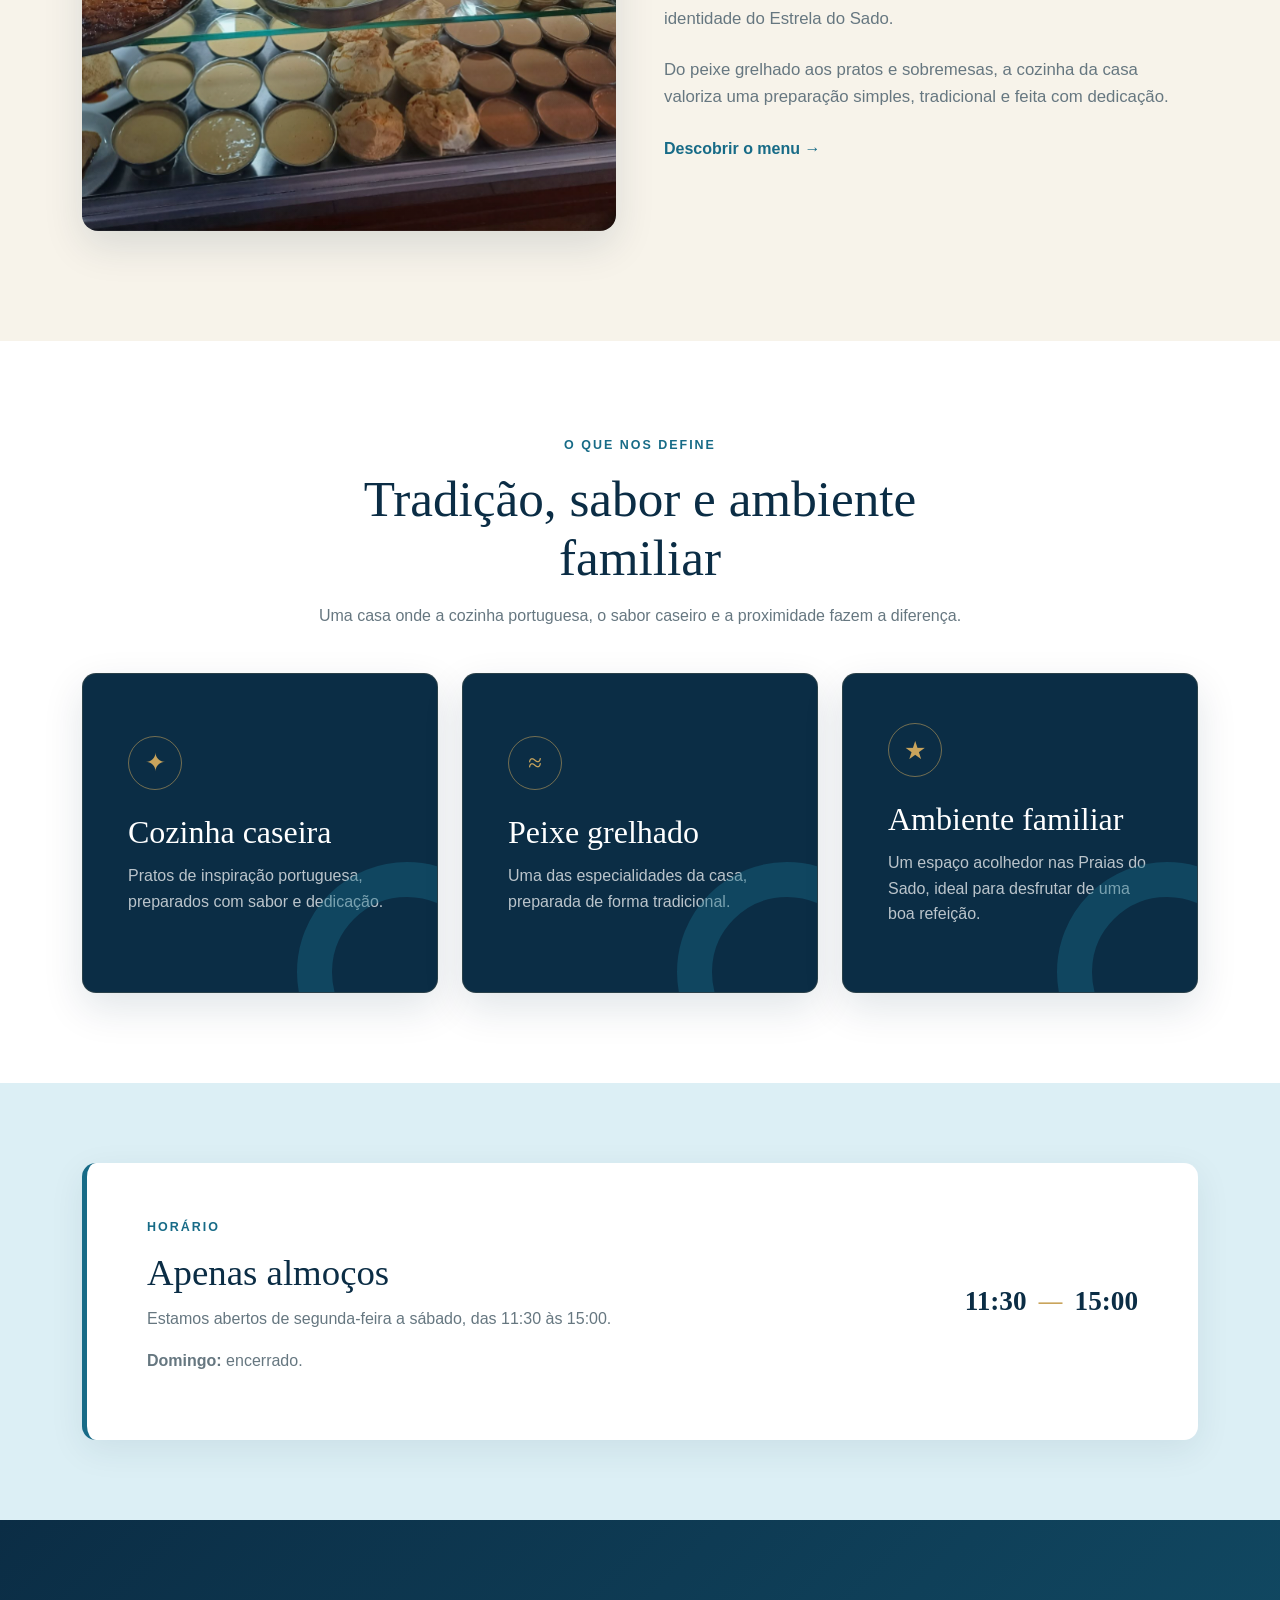
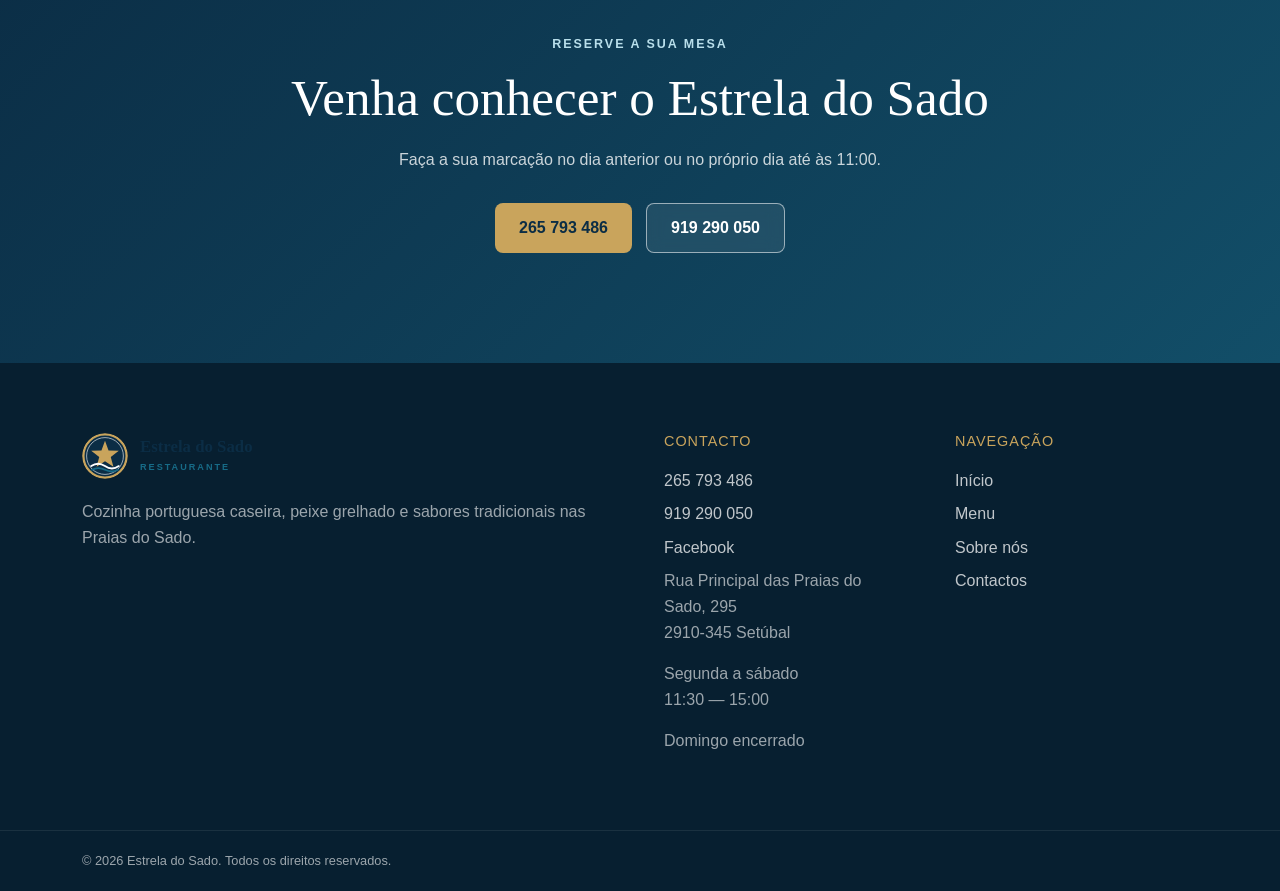
<file: sobre.html>
<!DOCTYPE html>
<html lang="pt-PT">

<head>

    <meta charset="UTF-8">

    <meta name="viewport" content="width=device-width, initial-scale=1.0">

    <title>Sobre Nós | Estrela do Sado</title>

    <meta name="description"
        content="Conheça o Estrela do Sado, restaurante de cozinha portuguesa caseira e peixe grelhado nas Praias do Sado, Setúbal.">

    <!-- Bootstrap -->
    <link
        href="https://cdn.jsdelivr.net/npm/bootstrap@5.3.8/dist/css/bootstrap.min.css"
        rel="stylesheet">

    <!-- CSS -->
    <link rel="stylesheet" href="css/style.css">

    <!-- Ícone do separador -->
    <link rel="icon" type="image/svg+xml" href="images/logo-symbol.svg">

</head>

<body>


<!-- =========================================
     NAVBAR
========================================= -->

<header class="site-header">

    <nav class="navbar navbar-expand-lg">

        <div class="container">

            <a class="navbar-brand restaurant-logo"
               href="index.html">

                <span class="logo-icon" aria-hidden="true">
                    <img src="images/logo-symbol.svg" alt="">
                </span>

                <span class="logo-text">

                    <strong>
                        Estrela do Sado
                    </strong>

                    <small>
                        RESTAURANTE
                    </small>

                </span>

            </a>


            <button class="navbar-toggler"
                    type="button"
                    data-bs-toggle="collapse"
                    data-bs-target="#mainNavbar"
                    aria-controls="mainNavbar"
                    aria-expanded="false"
                    aria-label="Abrir menu">

                <span class="navbar-toggler-icon"></span>

            </button>


            <div class="collapse navbar-collapse"
                 id="mainNavbar">

                <ul class="navbar-nav ms-auto align-items-lg-center gap-lg-2">

                    <li class="nav-item">

                        <a class="nav-link"
                           href="index.html">

                            Início

                        </a>

                    </li>


                    <li class="nav-item">

                        <a class="nav-link"
                           href="menu.html">

                            Menu

                        </a>

                    </li>


                    <li class="nav-item">

                        <a class="nav-link active"
                           aria-current="page"
                           href="sobre.html">

                            Sobre nós

                        </a>

                    </li>


                    <li class="nav-item">

                        <a class="nav-link"
                           href="contacto.html">

                            Contactos

                        </a>

                    </li>


                    <li class="nav-item ms-lg-3 mt-3 mt-lg-0">

                        <a class="nav-reservation"
                           href="contacto.html#marcacao">

                            Fazer marcação

                        </a>

                    </li>

                </ul>

            </div>

        </div>

    </nav>

</header>



<!-- =========================================
     CONTEÚDO
========================================= -->

<main>


<!-- =========================================
     HERO
========================================= -->

<section class="menu-hero menu-hero--sobre">

    <div class="container menu-hero-content">

        <span class="section-label">
            ESTRELA DO SADO
        </span>

        <h1>
            Sobre nós
        </h1>

        <p>
            Uma casa de cozinha portuguesa caseira,
            nas Praias do Sado, em Setúbal.
        </p>

    </div>

</section>



<!-- =========================================
     A NOSSA CASA
========================================= -->

<section class="about-preview">

    <div class="container">

        <div class="row align-items-center g-5">

            <div class="col-lg-6">

                <span class="section-label">A NOSSA CASA</span>

                <h2>
                    Sabores tradicionais,
                    feitos com dedicação
                </h2>

                <p>
                    O Estrela do Sado é um restaurante situado
                    nas Praias do Sado, em Setúbal, dedicado
                    à cozinha portuguesa caseira e aos sabores tradicionais.
                </p>

                <p>
                    Aqui valorizamos pratos preparados com cuidado,
                    num ambiente familiar e acolhedor,
                    onde a tradição está presente em cada refeição.
                </p>

                <p>
                    Do peixe grelhado aos pratos caseiros,
                    procuramos proporcionar uma experiência saborosa
                    e genuinamente portuguesa.
                </p>

            </div>

            <div class="col-lg-6">
                <div class="photo-frame photo-frame--interior" role="img" aria-label="Interior do restaurante Estrela do Sado"></div>
            </div>

        </div>

    </div>

</section>



<!-- =========================================
     COZINHA
========================================= -->

<section class="specialty">

    <div class="container">

        <div class="row align-items-center g-5">

            <div class="col-lg-6 order-lg-2">

                <span class="section-label">COZINHA</span>

                <h2>
                    Tudo feito com
                    sabor caseiro
                </h2>

                <p>
                    A cozinha portuguesa e os sabores tradicionais
                    fazem parte da identidade do Estrela do Sado.
                </p>

                <p>
                    Do peixe grelhado aos pratos e sobremesas,
                    a cozinha da casa valoriza uma preparação simples,
                    tradicional e feita com dedicação.
                </p>

                <a href="menu.html" class="text-link">Descobrir o menu →</a>

            </div>

            <div class="col-lg-6 order-lg-1">
                <div class="photo-frame photo-frame--sobremesas" role="img" aria-label="Sobremesas do Estrela do Sado"></div>
            </div>

        </div>

    </div>

</section>



<!-- =========================================
     O QUE NOS DEFINE
========================================= -->

<section class="menu-section about-values">

    <div class="container">

        <div class="menu-section-heading text-center mx-auto">

            <span class="section-label">O QUE NOS DEFINE</span>

            <h2>Tradição, sabor e ambiente familiar</h2>

            <p>
                Uma casa onde a cozinha portuguesa,
                o sabor caseiro e a proximidade fazem a diferença.
            </p>

        </div>

        <div class="row g-4">

            <div class="col-md-4">
                <div class="about-card h-100">
                    <div class="about-card-icon">✦</div>
                    <h3>Cozinha caseira</h3>
                    <p>
                        Pratos de inspiração portuguesa,
                        preparados com sabor e dedicação.
                    </p>
                </div>
            </div>

            <div class="col-md-4">
                <div class="about-card h-100">
                    <div class="about-card-icon">≈</div>
                    <h3>Peixe grelhado</h3>
                    <p>
                        Uma das especialidades da casa,
                        preparada de forma tradicional.
                    </p>
                </div>
            </div>

            <div class="col-md-4">
                <div class="about-card h-100">
                    <div class="about-card-icon">★</div>
                    <h3>Ambiente familiar</h3>
                    <p>
                        Um espaço acolhedor nas Praias do Sado,
                        ideal para desfrutar de uma boa refeição.
                    </p>
                </div>
            </div>

        </div>

    </div>

</section>



<!-- =========================================
     HORÁRIO
========================================= -->

<section class="schedule">

        <div class="container">

            <div class="schedule-box">

                <div>
                    <span class="section-label">HORÁRIO</span>
                    <h2>Apenas almoços</h2>
                    <p>
                        Estamos abertos de segunda-feira a sábado,
                        das 11:30 às 15:00.
                    </p>
                    <p><strong>Domingo:</strong> encerrado.</p>
                </div>

                <div class="schedule-time">
                    <strong>11:30</strong>
                    <span>—</span>
                    <strong>15:00</strong>
                </div>

            </div>

        </div>

</section>



<!-- =========================================
     MARCAÇÃO
========================================= -->

<section class="reservation" id="marcacao">

    <div class="container text-center">

        <span class="section-label">RESERVE A SUA MESA</span>
        <h2>Venha conhecer o Estrela do Sado</h2>

        <p>
            Faça a sua marcação no dia anterior
            ou no próprio dia até às 11:00.
        </p>

        <div class="hero-buttons justify-content-center contact-actions">
            <a href="tel:+351265793486" class="button button-primary">265 793 486</a>
            <a href="tel:+351919290050" class="button button-secondary">919 290 050</a>
        </div>

    </div>

</section>


</main>



<!-- =========================================
     FOOTER
========================================= -->

<footer class="footer">

    <div class="container">

        <div class="row g-5">

            <div class="col-lg-6">

                <a href="index.html" class="restaurant-logo footer-logo">

                    <span class="logo-icon" aria-hidden="true">
                        <img src="images/logo-symbol.svg" alt="">
                    </span>

                    <span class="logo-text">
                        <strong>Estrela do Sado</strong>
                        <small>RESTAURANTE</small>
                    </span>

                </a>

                <p>
                    Cozinha portuguesa caseira,
                    peixe grelhado e sabores tradicionais
                    nas Praias do Sado.
                </p>

            </div>

            <div class="col-md-3">

                <h3>Contacto</h3>

                <a href="tel:+351265793486">265 793 486</a>
                <a href="tel:+351919290050">919 290 050</a>

                <a href="https://www.facebook.com/estreladosado/"
                   target="_blank"
                   rel="noopener noreferrer">
                    Facebook
                </a>

                <p>
                    Rua Principal das Praias do Sado, 295<br>
                    2910-345 Setúbal
                </p>

                <p>
                    Segunda a sábado<br>
                    11:30 — 15:00
                </p>

                <p>Domingo encerrado</p>

            </div>

            <div class="col-md-3">

                <h3>Navegação</h3>

                <a href="index.html">Início</a>
                <a href="menu.html">Menu</a>
                <a href="sobre.html">Sobre nós</a>
                <a href="contacto.html">Contactos</a>

            </div>

        </div>

    </div>

    <div class="footer-bottom">
        <div class="container">
            <p>© 2026 Estrela do Sado. Todos os direitos reservados.</p>
        </div>
    </div>

</footer>



<!-- Bootstrap -->

<script src="https://cdn.jsdelivr.net/npm/bootstrap@5.3.8/dist/js/bootstrap.bundle.min.js"></script>

<!-- JavaScript -->

<script src="js/script.js"></script>


</body>

</html>
</file>
<file: css/style.css>
:root {
    --navy: #0b2d45;
    --blue: #176b87;
    --blue-light: #dceff5;
    --cream: #f7f3ea;
    --white: #ffffff;
    --gold: #c9a45c;
    --text: #263640;
    --text-light: #667780;
    --border: #d9e2e6;
    --shadow: 0 15px 40px rgba(11, 45, 69, 0.12);
}


/* =========================================
   RESET
========================================= */

html {
    scroll-behavior: smooth;
}

body {
    margin: 0;

    font-family: "Segoe UI", Arial, sans-serif;

    color: var(--text);
    background: var(--white);

    line-height: 1.6;
}

h1,
h2,
h3 {
    font-family: Georgia, "Times New Roman", serif;
    line-height: 1.15;
    color: var(--navy);
}

p {
    color: var(--text-light);
}

a {
    text-decoration: none;
}

img {
    max-width: 100%;
}


/* =========================================
   HEADER / BOOTSTRAP NAVBAR
========================================= */

.site-header {
    position: sticky;
    top: 0;

    z-index: 1000;

    background: rgba(255, 255, 255, 0.97);

    border-bottom: 1px solid rgba(11, 45, 69, 0.08);

    backdrop-filter: blur(12px);
}


/* Logo */

.restaurant-logo {
    display: inline-flex;

    align-items: center;

    gap: 12px;

    color: var(--navy) !important;
}

.logo-icon {
    width: 44px;
    height: 44px;

    display: grid;
    place-items: center;

    border: 2px solid var(--gold);
    border-radius: 50%;

    color: var(--navy);

    font-family: Georgia, "Times New Roman", serif;
    font-size: 1.35rem;
    font-weight: bold;
}

.logo-text {
    display: flex;

    flex-direction: column;
}

.logo-text strong {
    font-family: Georgia, "Times New Roman", serif;

    font-size: 1.05rem;

    line-height: 1.1;
}

.logo-text small {
    margin-top: 3px;

    color: var(--blue);

    font-size: 0.57rem;
    font-weight: 700;

    letter-spacing: 2px;
}


/* Navbar */

.navbar {
    min-height: 82px;
}

.navbar .nav-link {
    padding: 10px 12px !important;

    color: var(--text) !important;

    font-size: 0.92rem;
    font-weight: 600;

    transition:
        color 0.25s ease,
        background 0.25s ease;
}

.navbar .nav-link:hover,
.navbar .nav-link.active {
    color: var(--blue) !important;
}


/* Botão do Bootstrap */

.navbar-toggler {
    padding: 8px 10px;

    border: 1px solid var(--border);

    border-radius: 8px;
}

.navbar-toggler:focus {
    box-shadow: 0 0 0 3px rgba(23, 107, 135, 0.15);
}


/* Botão marcação */

.nav-reservation {
    display: inline-flex;

    align-items: center;
    justify-content: center;

    padding: 10px 18px;

    border-radius: 8px;

    background: var(--navy);

    color: var(--white) !important;

    font-size: 0.9rem;
    font-weight: 700;

    transition:
        background 0.25s ease,
        transform 0.25s ease;
}

.nav-reservation:hover {
    background: var(--blue);

    transform: translateY(-2px);
}


/* =========================================
   HERO
========================================= */

.hero {
    position: relative;

    min-height: 700px;

    display: flex;

    align-items: center;

    background:
        linear-gradient(
            90deg,
            rgba(11, 45, 69, 0.94),
            rgba(11, 45, 69, 0.72),
            rgba(11, 45, 69, 0.28)
        ),
        url("../images/hero-home.jpg") center / cover no-repeat;
}

.hero-content {
    position: relative;

    z-index: 2;

    max-width: 720px;

    padding: 90px 0;
}

.hero-label {
    display: inline-block;

    margin-bottom: 20px;

    color: #dceff5;

    font-size: 0.78rem;
    font-weight: 700;

    letter-spacing: 3px;
}

.hero h1 {
    margin-bottom: 24px;

    color: var(--white);

    font-size: clamp(3rem, 7vw, 5.7rem);
}

.hero h1 span {
    color: #d9c18a;
}

.hero p {
    max-width: 590px;

    margin-bottom: 34px;

    color: rgba(255, 255, 255, 0.88);

    font-size: 1.1rem;
}

.hero-buttons {
    display: flex;

    flex-wrap: wrap;

    gap: 14px;
}


/* =========================================
   BOTÕES
========================================= */

.button {
    display: inline-flex;

    align-items: center;
    justify-content: center;

    min-height: 50px;

    padding: 0 24px;

    border-radius: 8px;

    font-weight: 700;

    transition:
        transform 0.25s ease,
        background 0.25s ease,
        color 0.25s ease;
}

.button:hover {
    transform: translateY(-3px);
}

.button-primary {
    background: var(--gold);

    color: var(--navy);
}

.button-primary:hover {
    background: #d8b973;

    color: var(--navy);
}

.button-secondary {
    border: 1px solid rgba(255, 255, 255, 0.55);

    background: rgba(255, 255, 255, 0.08);

    color: var(--white);

    backdrop-filter: blur(8px);
}

.button-secondary:hover {
    background: var(--white);

    color: var(--navy);
}


/* =========================================
   LABELS / LINKS
========================================= */

.section-label {
    display: inline-block;

    margin-bottom: 14px;

    color: var(--blue);

    font-size: 0.78rem;
    font-weight: 700;

    letter-spacing: 2px;
}

.text-link {
    display: inline-flex;

    align-items: center;

    gap: 7px;

    color: var(--blue);

    font-weight: 700;

    transition:
        color 0.25s ease,
        gap 0.25s ease;
}

.text-link:hover {
    color: var(--navy);

    gap: 12px;
}


/* =========================================
   ESPECIALIDADE
========================================= */

.specialty {
    padding: 110px 0;

    background: var(--cream);
}

.specialty h2 {
    margin-bottom: 22px;

    font-size: clamp(2rem, 4vw, 3.2rem);
}

.specialty p {
    max-width: 520px;

    margin-bottom: 25px;

    font-size: 1.05rem;
}

.image-placeholder {
    min-height: 500px;

    display: grid;

    place-items: center;

    border-radius: 14px;

    background:
        linear-gradient(
            135deg,
            var(--blue-light),
            #b8d9e4
        );

    color: var(--blue);

    font-size: 0.9rem;
    font-weight: 600;

    box-shadow: var(--shadow);
}


/* =========================================
   ABOUT
========================================= */

.about-preview {
    padding: 110px 0;

    background: var(--white);
}

.about-preview h2 {
    margin-bottom: 25px;

    font-size: clamp(2rem, 4vw, 3.2rem);
}

.about-preview p {
    max-width: 600px;

    margin-bottom: 16px;
}

.about-card {
    min-height: 300px;

    padding: 45px;

    display: flex;

    flex-direction: column;

    justify-content: center;

    align-items: flex-start;

    position: relative;

    overflow: hidden;

    background: var(--navy);

    border-radius: 14px;

    box-shadow: var(--shadow);
}

.about-card::after {
    content: "";

    position: absolute;

    width: 220px;
    height: 220px;

    right: -80px;
    bottom: -90px;

    border: 35px solid rgba(23, 107, 135, 0.4);

    border-radius: 50%;
}

.about-card-icon {
    margin-bottom: 20px;

    color: var(--gold);

    font-size: 2rem;
}

.about-card h3 {
    margin-bottom: 12px;

    color: var(--white);

    font-size: 2rem;
}

.about-card p {
    max-width: 300px;

    color: rgba(255, 255, 255, 0.72);
}


/* =========================================
   HORÁRIO
========================================= */

.schedule {
    padding: 80px 0;

    background: var(--blue-light);
}

.schedule-box {
    padding: 50px 60px;

    display: flex;

    align-items: center;

    justify-content: space-between;

    gap: 40px;

    background: var(--white);

    border-left: 5px solid var(--blue);

    border-radius: 14px;

    box-shadow: 0 10px 35px rgba(11, 45, 69, 0.08);
}

.schedule-box h2 {
    margin-bottom: 12px;

    font-size: 2.3rem;
}

.schedule-time {
    display: flex;

    align-items: center;

    gap: 12px;

    color: var(--navy);

    white-space: nowrap;
}

.schedule-time strong {
    font-family: Georgia, "Times New Roman", serif;

    font-size: 1.7rem;
}

.schedule-time span {
    color: var(--gold);

    font-size: 1.5rem;
}


/* =========================================
   MARCAÇÃO
========================================= */

.reservation {
    padding: 110px 0;

    background:
        linear-gradient(
            135deg,
            var(--navy),
            #124e68
        );
}

.reservation .section-label {
    color: #b9dfeb;
}

.reservation h2 {
    margin-bottom: 20px;

    color: var(--white);

    font-size: clamp(2rem, 4vw, 3.2rem);
}

.reservation p {
    max-width: 600px;

    margin: 0 auto 30px;

    color: rgba(255, 255, 255, 0.78);
}


/* =========================================
   LOCALIZAÇÃO
========================================= */

.location {
    padding: 110px 0;

    background: var(--cream);
}

.location h2 {
    margin-bottom: 22px;

    font-size: clamp(2rem, 4vw, 3.2rem);
}

.location p {
    margin-bottom: 25px;
}

.location-placeholder {
    min-height: 400px;

    display: grid;

    place-items: center;

    border-radius: 14px;

    background:
        linear-gradient(
            135deg,
            #c8e4ec,
            #9bc7d6
        );

    color: var(--navy);

    font-weight: 700;

    box-shadow: var(--shadow);
}


/* =========================================
   FOOTER
========================================= */

.footer {
    padding-top: 70px;

    background: #071f30;

    color: var(--white);
}

.footer-logo {
    margin-bottom: 20px;
}

.footer-logo .logo-icon {
    color: var(--white);
}

.footer p {
    color: rgba(255, 255, 255, 0.6);
}

.footer h3 {
    margin-bottom: 18px;

    color: var(--gold);

    font-family: "Segoe UI", Arial, sans-serif;

    font-size: 0.9rem;

    text-transform: uppercase;

    letter-spacing: 1px;
}

.footer a:not(.restaurant-logo) {
    display: block;

    margin-bottom: 8px;

    color: rgba(255, 255, 255, 0.75);

    transition: color 0.2s ease;
}

.footer a:not(.restaurant-logo):hover {
    color: var(--gold);
}

.footer-bottom {
    margin-top: 60px;

    padding: 20px 0;

    border-top: 1px solid rgba(255, 255, 255, 0.08);
}

.footer-bottom p {
    margin: 0;

    font-size: 0.8rem;
}


/* =========================================
   TABLET
========================================= */

@media (max-width: 991.98px) {

    .navbar-collapse {
        padding: 18px 0 10px;
    }

    .navbar-nav {
        padding: 10px 0;
    }

    .navbar .nav-link {
        padding: 12px 10px !important;
    }

    .nav-reservation {
        width: 100%;

        text-align: center;
    }

    .hero {
        min-height: 650px;
    }

    .schedule-box {
        flex-direction: column;

        align-items: flex-start;
    }

    .schedule-time {
        width: 100%;

        justify-content: center;
    }

}


/* =========================================
   TELEMÓVEL
========================================= */

@media (max-width: 575.98px) {

    .navbar {
        min-height: 70px;
    }

    .logo-icon {
        width: 38px;
        height: 38px;
    }

    .logo-text strong {
        font-size: 0.9rem;
    }

    .hero {
        min-height: 650px;

        background:
            linear-gradient(
                90deg,
                rgba(11, 45, 69, 0.94),
                rgba(11, 45, 69, 0.65)
            ),
            url("../images/hero-home.jpg") center / cover no-repeat;
    }

    .hero-content {
        padding: 70px 0;
    }

    .hero h1 {
        font-size: clamp(2.7rem, 14vw, 4.2rem);
    }

    .hero p {
        font-size: 1rem;
    }

    .hero-buttons {
        flex-direction: column;

        align-items: stretch;
    }

    .button {
        width: 100%;
    }

    .specialty,
    .about-preview,
    .location {
        padding: 75px 0;
    }

    .image-placeholder {
        min-height: 330px;
    }

    .schedule {
        padding: 55px 0;
    }

    .schedule-box {
        padding: 35px 25px;
    }

    .schedule-time strong {
        font-size: 1.3rem;
    }

    .reservation {
        padding: 80px 0;
    }

    .location-placeholder {
        min-height: 280px;
    }

    .footer {
        padding-top: 55px;
    }

    .footer-bottom {
        margin-top: 40px;
    }

}
/* =========================================
   PÁGINA DO MENU
========================================= */

.menu-hero {
    padding: 100px 0;

    background:
        linear-gradient(
            135deg,
            var(--navy),
            var(--blue)
        );

    text-align: center;
}

.menu-hero-content {
    max-width: 760px;

    margin: 0 auto;
}

.menu-hero .section-label {
    color: #b9dfeb;
}

.menu-hero h1 {
    margin-bottom: 20px;

    color: var(--white);

    font-size: clamp(3rem, 7vw, 5rem);
}

.menu-hero p {
    max-width: 650px;

    margin: 0 auto;

    color: rgba(255, 255, 255, 0.82);

    font-size: 1.05rem;
}


/* =========================================
   INTRO
========================================= */

.menu-intro {
    padding: 45px 0;

    background: var(--white);
}

.menu-note {
    max-width: 900px;

    margin: 0 auto;

    padding: 25px 30px;

    display: flex;

    align-items: center;

    gap: 20px;

    background: var(--blue-light);

    border-left: 4px solid var(--gold);

    border-radius: 12px;
}

.menu-note-icon {
    width: 45px;
    height: 45px;

    flex-shrink: 0;

    display: grid;

    place-items: center;

    border-radius: 50%;

    background: var(--navy);

    color: var(--gold);

    font-size: 1.2rem;
}

.menu-note h3 {
    margin-bottom: 5px;

    font-family: Georgia, "Times New Roman", serif;

    color: var(--navy);

    font-size: 1.3rem;
}

.menu-note p {
    margin: 0;

    font-size: 0.9rem;
}


/* =========================================
   SECÇÕES
========================================= */

.menu-section {
    padding: 90px 0;

    background: var(--white);
}

.menu-section-alt {
    background: var(--cream);
}

.menu-section-heading {
    max-width: 700px;

    margin-bottom: 45px;
}

.menu-section-heading h2 {
    margin-bottom: 15px;

    font-size: clamp(2.1rem, 4vw, 3.2rem);
}

.menu-section-heading p {
    margin: 0;

    font-size: 1rem;
}


/* =========================================
   PRATOS
========================================= */

.menu-list {
    max-width: 950px;

    margin: 0 auto;
}

.menu-item {
    padding: 25px 0;

    display: flex;

    align-items: flex-start;

    justify-content: space-between;

    gap: 30px;

    border-bottom: 1px solid var(--border);

    transition:
        padding 0.25s ease,
        border-color 0.25s ease;
}

.menu-item:first-child {
    border-top: 1px solid var(--border);
}

.menu-item:hover {
    padding-left: 10px;
    padding-right: 10px;

    border-color: rgba(23, 107, 135, 0.35);
}

.menu-item-info {
    flex: 1;
}

.menu-item h3 {
    margin-bottom: 6px;

    color: var(--navy);

    font-size: 1.3rem;
}

.menu-item p {
    margin: 0;

    font-size: 0.9rem;
}

.menu-price {
    padding-top: 2px;

    color: var(--blue);

    font-family: Georgia, "Times New Roman", serif;

    font-size: 1.15rem;

    font-weight: bold;

    white-space: nowrap;
}


/* =========================================
   MARCAÇÃO
========================================= */

.menu-reservation {
    padding: 100px 0;

    background:
        linear-gradient(
            135deg,
            var(--navy),
            #124e68
        );

    text-align: center;
}

.menu-reservation .section-label {
    color: #b9dfeb;
}

.menu-reservation h2 {
    margin-bottom: 18px;

    color: var(--white);

    font-size: clamp(2rem, 4vw, 3.2rem);
}

.menu-reservation p {
    max-width: 600px;

    margin: 0 auto 28px;

    color: rgba(255, 255, 255, 0.78);
}


/* =========================================
   MENU — TELEMÓVEL
========================================= */

@media (max-width: 575.98px) {

    .menu-hero {
        padding: 75px 0;
    }

    .menu-hero h1 {
        font-size: 3rem;
    }

    .menu-intro {
        padding: 30px 0;
    }

    .menu-note {
        align-items: flex-start;

        padding: 22px;
    }

    .menu-section {
        padding: 70px 0;
    }

    .menu-item {
        gap: 15px;
    }

    .menu-item h3 {
        font-size: 1.1rem;
    }

    .menu-item p {
        font-size: 0.82rem;
    }

    .menu-price {
        font-size: 1rem;
    }

    .menu-reservation {
        padding: 75px 0;
    }

}
/* =========================================
   INFORMAÇÃO DO MENU
========================================= */

.menu-info-section {
    padding: 70px 0;
    background: var(--cream);
}

.menu-info-box {
    max-width: 850px;

    margin: 0 auto;

    padding: 45px;

    background: var(--white);

    border-radius: 14px;

    border: 1px solid var(--border);

    box-shadow: var(--shadow);

    text-align: center;
}

.menu-info-box h2 {
    margin-bottom: 15px;

    font-size: clamp(1.8rem, 4vw, 2.6rem);
}

.menu-info-box p {
    max-width: 650px;

    margin: 0 auto;
}


@media (max-width: 575.98px) {

    .menu-info-section {
        padding: 55px 0;
    }

    .menu-info-box {
        padding: 30px 22px;
    }

}


/* =========================================
   IDENTIDADE VISUAL FINAL
========================================= */

.logo-icon {
    width: 46px;
    height: 46px;
    padding: 0;
    overflow: hidden;
    border: 0;
    border-radius: 50%;
    background: transparent;
}

.logo-icon img {
    width: 100%;
    height: 100%;
    display: block;
    object-fit: contain;
}

.footer-logo .logo-icon {
    background: transparent;
}


/* =========================================
   HERO COM FOTOGRAFIAS
========================================= */

.hero {
    background:
        linear-gradient(
            90deg,
            rgba(11, 45, 69, 0.94),
            rgba(11, 45, 69, 0.72),
            rgba(11, 45, 69, 0.30)
        ),
        url("../images/hero-home.jpg") center / cover no-repeat;
}

.menu-hero {
    position: relative;
    isolation: isolate;
    overflow: hidden;
    padding: 120px 0;
    background: var(--navy);
}

.menu-hero::before {
    content: "";
    position: absolute;
    inset: 0;
    z-index: -2;
    background-image:
        linear-gradient(
            135deg,
            rgba(11, 45, 69, 0.93),
            rgba(23, 107, 135, 0.76)
        ),
        var(--page-hero-image);
    background-position: center;
    background-size: cover;
    background-repeat: no-repeat;
    transform: scale(1.02);
}

.menu-hero::after {
    content: "";
    position: absolute;
    inset: 0;
    z-index: -1;
    background: linear-gradient(
        180deg,
        rgba(7, 31, 48, 0.08),
        rgba(7, 31, 48, 0.28)
    );
}

.menu-hero--menu {
    --page-hero-image: url("../images/hero-menu.jpg");
}

.menu-hero--sobre {
    --page-hero-image: url("../images/hero-sobre.jpg");
}

.menu-hero--contactos {
    --page-hero-image: url("../images/hero-contactos.jpg");
}

.menu-hero-content {
    position: relative;
    z-index: 2;
}


/* =========================================
   FOTOGRAFIAS DO SITE
========================================= */

.photo-frame {
    min-height: 500px;
    border-radius: 16px;
    background-color: var(--blue-light);
    background-image:
        linear-gradient(
            135deg,
            rgba(11, 45, 69, 0.08),
            rgba(23, 107, 135, 0.03)
        ),
        var(--photo-image);
    background-size: cover;
    background-position: center;
    background-repeat: no-repeat;
    box-shadow: var(--shadow);
}

.photo-frame--peixe {
    --photo-image: url("../images/peixe-grelhado.jpg");
}

.photo-frame--restaurante {
    --photo-image: url("../images/restaurante.jpg");
}

.photo-frame--interior {
    --photo-image: url("../images/interior.jpg");
    background-position: center 45%;
}

.photo-frame--pratos {
    --photo-image: url("../images/pratos.jpg");
}

.photo-frame--choco {
    --photo-image: url("../images/choco-frito.jpg");
    background-position: center;
}

.photo-frame--carne {
    --photo-image: url("../images/prato-carne.jpg");
    background-position: center;
}

.photo-frame--sobremesas {
    --photo-image: url("../images/sobremesas.jpg");
    background-position: center;
}

.photo-frame--gallery {
    min-height: 310px;
}

.menu-gallery {
    padding: 90px 0;
    background: var(--white);
}

.menu-gallery .menu-section-heading {
    margin-bottom: 40px;
}


/* =========================================
   SOBRE NÓS
========================================= */

.about-values .about-card {
    min-height: 320px;
    border: 1px solid rgba(201, 164, 92, 0.16);
}

.about-values .about-card-icon {
    width: 54px;
    height: 54px;
    display: grid;
    place-items: center;
    margin-bottom: 24px;
    border: 1px solid rgba(201, 164, 92, 0.55);
    border-radius: 50%;
    color: var(--gold);
    font-family: Georgia, "Times New Roman", serif;
    font-size: 1.55rem;
}


/* =========================================
   CONTACTOS
========================================= */

.contact-detail-item h3 {
    margin-bottom: 10px;
    font-size: 1.35rem;
}

.contact-phone-list {
    display: flex;
    flex-direction: column;
    gap: 5px;
}

.contact-phone-list a,
.location a[href^="tel:"] {
    color: var(--blue);
    font-weight: 700;
}

.contact-actions {
    margin-top: 26px;
}


/* =========================================
   MAPA
========================================= */

.location-placeholder {
    overflow: hidden;
}

.location-placeholder iframe {
    display: block;
    width: 100%;
}


/* =========================================
   RESPONSIVO — IMAGENS / HERO
========================================= */

@media (max-width: 991.98px) {
    .menu-hero {
        padding: 100px 0;
    }

    .photo-frame {
        min-height: 430px;
    }
}

@media (max-width: 575.98px) {
    .logo-icon {
        width: 40px;
        height: 40px;
    }

    .hero {
        background:
            linear-gradient(
                90deg,
                rgba(11, 45, 69, 0.95),
                rgba(11, 45, 69, 0.70)
            ),
            url("../images/hero-home.jpg") center / cover no-repeat;
    }

    .menu-hero {
        padding: 82px 0;
    }

    .photo-frame {
        min-height: 320px;
    }

    .photo-frame--gallery {
        min-height: 260px;
    }

    .menu-gallery {
        padding: 65px 0;
    }

    .contact-actions {
        width: 100%;
    }

    .contact-actions .button {
        width: 100%;
    }
}

/* Ajustes das fotografias reais */
.menu-hero--menu::before {
    background-position: center 48%;
}

.menu-hero--sobre::before {
    background-position: center 45%;
}

.menu-hero--contactos::before {
    background-position: center 52%;
}

.photo-frame--peixe {
    background-position: center 48%;
}

@media (max-width: 575.98px) {
    .photo-frame--interior {
        background-position: center 40%;
    }
}
</file>
